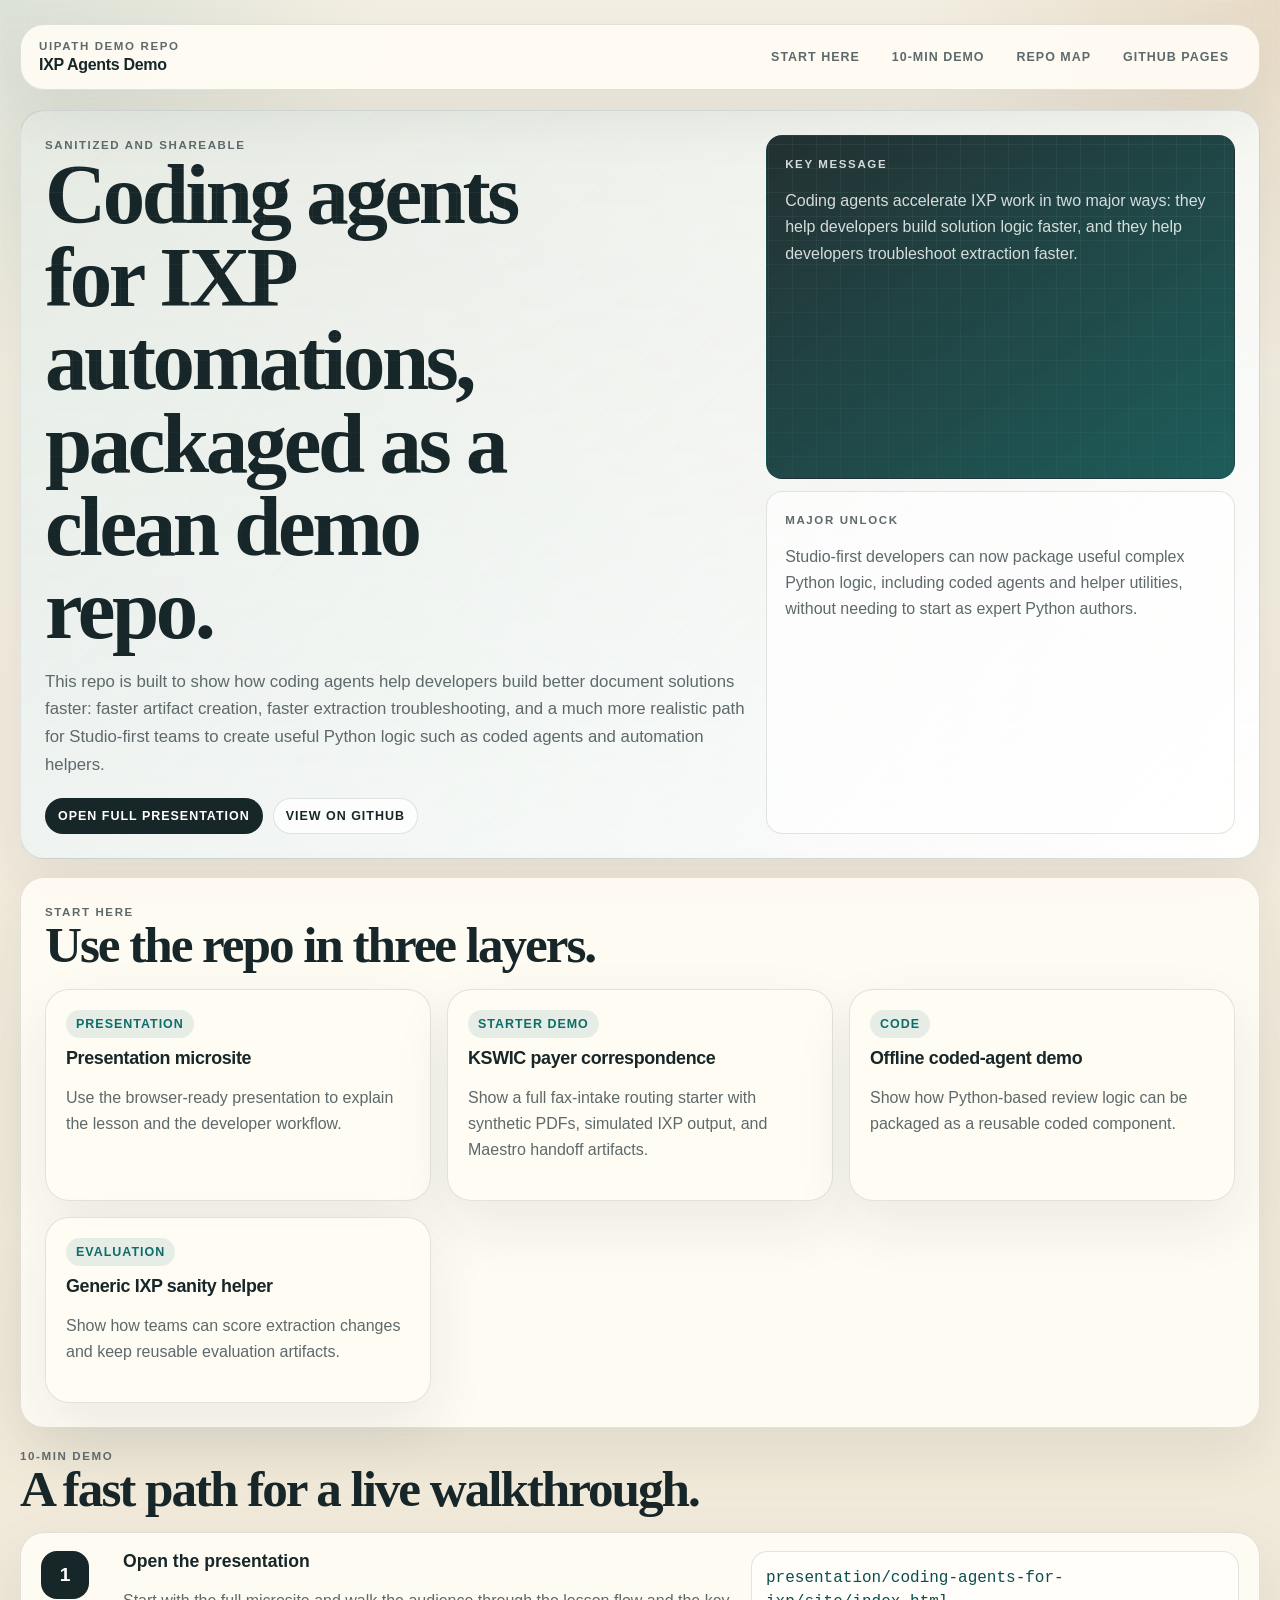
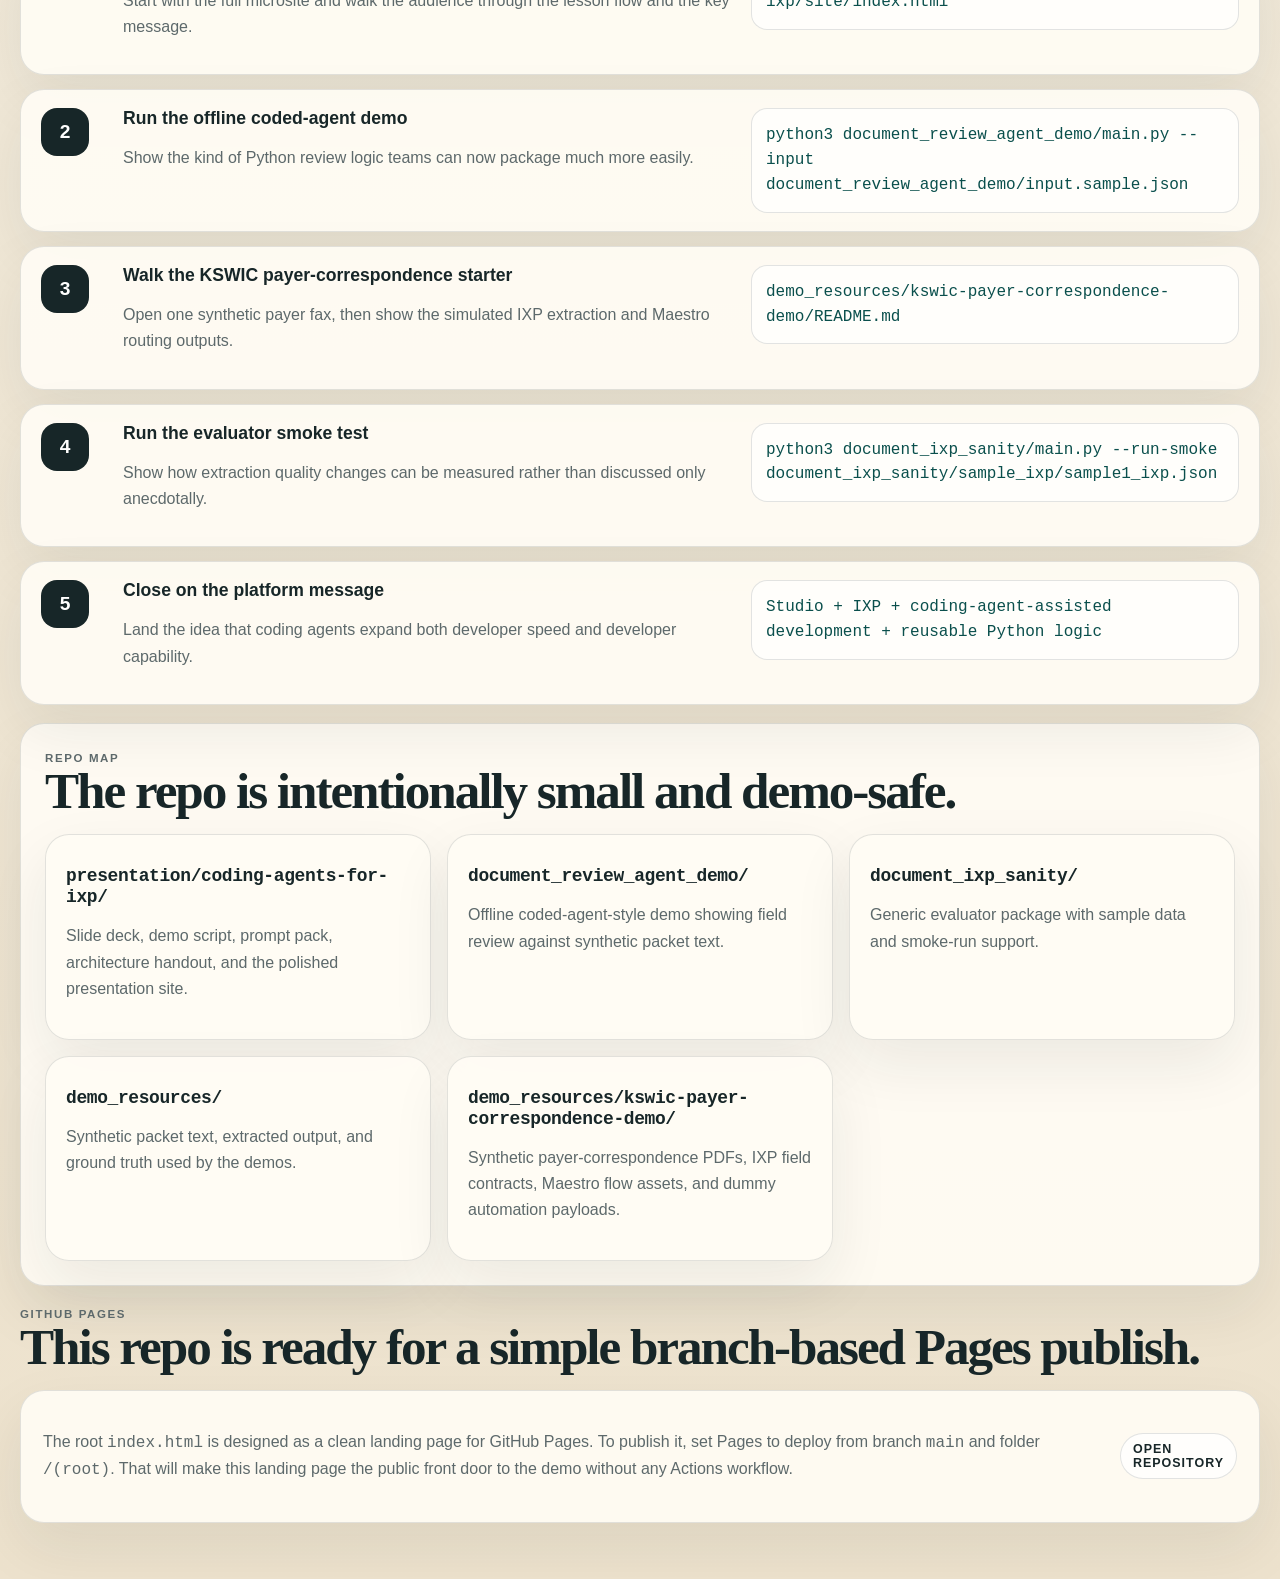
<file: index.html>
<!doctype html>
<html lang="en">
  <head>
    <meta charset="UTF-8" />
    <meta name="viewport" content="width=device-width, initial-scale=1.0" />
    <title>UiPath IXP Agents Demo</title>
    <meta
      name="description"
      content="A sanitized demo repo showing how coding agents accelerate IXP automations and document AI solutions."
    />
    <link rel="stylesheet" href="./landing.css" />
  </head>
  <body>
    <div class="site-shell">
      <header class="topbar">
        <div class="brand-lockup">
          <span class="eyebrow">UiPath Demo Repo</span>
          <a class="brand" href="#top">IXP Agents Demo</a>
        </div>
        <nav class="topnav" aria-label="Section navigation">
          <a href="#start">Start Here</a>
          <a href="#demo">10-Min Demo</a>
          <a href="#map">Repo Map</a>
          <a href="#pages">GitHub Pages</a>
        </nav>
      </header>

      <main id="top">
        <section class="hero panel">
          <div class="hero-copy">
            <span class="eyebrow">Sanitized And Shareable</span>
            <h1>Coding agents for IXP automations, packaged as a clean demo repo.</h1>
            <p class="lede">
              This repo is built to show how coding agents help developers build better document solutions faster:
              faster artifact creation, faster extraction troubleshooting, and a much more realistic path for
              Studio-first teams to create useful Python logic such as coded agents and automation helpers.
            </p>
            <div class="action-row">
              <a class="button button-primary" href="./presentation/coding-agents-for-ixp/site/index.html">
                Open Full Presentation
              </a>
              <a class="button button-secondary" href="https://github.com/UiPath-HLS-SE/ixp-agents-demo">
                View On GitHub
              </a>
            </div>
          </div>
          <div class="hero-rail">
            <div class="rail-card rail-card-strong">
              <span class="eyebrow">Key Message</span>
              <p>
                Coding agents accelerate IXP work in two major ways: they help developers build solution logic faster,
                and they help developers troubleshoot extraction faster.
              </p>
            </div>
            <div class="rail-card">
              <span class="eyebrow">Major Unlock</span>
              <p>
                Studio-first developers can now package useful complex Python logic, including coded agents and helper
                utilities, without needing to start as expert Python authors.
              </p>
            </div>
          </div>
        </section>

        <section id="start" class="panel section">
          <div class="section-header">
            <span class="eyebrow">Start Here</span>
            <h2>Use the repo in three layers.</h2>
          </div>
          <div class="card-grid">
            <a class="feature-card" href="./presentation/coding-agents-for-ixp/site/index.html">
              <span class="card-tag">Presentation</span>
              <strong>Presentation microsite</strong>
              <p>Use the browser-ready presentation to explain the lesson and the developer workflow.</p>
            </a>
            <a class="feature-card" href="./demo_resources/kswic-payer-correspondence-demo/README.md">
              <span class="card-tag">Starter Demo</span>
              <strong>KSWIC payer correspondence</strong>
              <p>Show a full fax-intake routing starter with synthetic PDFs, simulated IXP output, and Maestro handoff artifacts.</p>
            </a>
            <a class="feature-card" href="https://github.com/UiPath-HLS-SE/ixp-agents-demo/blob/main/document_review_agent_demo/README.md">
              <span class="card-tag">Code</span>
              <strong>Offline coded-agent demo</strong>
              <p>Show how Python-based review logic can be packaged as a reusable coded component.</p>
            </a>
            <a class="feature-card" href="https://github.com/UiPath-HLS-SE/ixp-agents-demo/blob/main/document_ixp_sanity/README.md">
              <span class="card-tag">Evaluation</span>
              <strong>Generic IXP sanity helper</strong>
              <p>Show how teams can score extraction changes and keep reusable evaluation artifacts.</p>
            </a>
          </div>
        </section>

        <section id="demo" class="section">
          <div class="section-header">
            <span class="eyebrow">10-Min Demo</span>
            <h2>A fast path for a live walkthrough.</h2>
          </div>
          <div class="timeline">
            <article class="timeline-step">
              <div class="step-number">1</div>
              <div>
                <strong>Open the presentation</strong>
                <p>Start with the full microsite and walk the audience through the lesson flow and the key message.</p>
              </div>
              <code>presentation/coding-agents-for-ixp/site/index.html</code>
            </article>
            <article class="timeline-step">
              <div class="step-number">2</div>
              <div>
                <strong>Run the offline coded-agent demo</strong>
                <p>Show the kind of Python review logic teams can now package much more easily.</p>
              </div>
              <code>python3 document_review_agent_demo/main.py --input document_review_agent_demo/input.sample.json</code>
            </article>
            <article class="timeline-step">
              <div class="step-number">3</div>
              <div>
                <strong>Walk the KSWIC payer-correspondence starter</strong>
                <p>Open one synthetic payer fax, then show the simulated IXP extraction and Maestro routing outputs.</p>
              </div>
              <code>demo_resources/kswic-payer-correspondence-demo/README.md</code>
            </article>
            <article class="timeline-step">
              <div class="step-number">4</div>
              <div>
                <strong>Run the evaluator smoke test</strong>
                <p>Show how extraction quality changes can be measured rather than discussed only anecdotally.</p>
              </div>
              <code>python3 document_ixp_sanity/main.py --run-smoke document_ixp_sanity/sample_ixp/sample1_ixp.json</code>
            </article>
            <article class="timeline-step">
              <div class="step-number">5</div>
              <div>
                <strong>Close on the platform message</strong>
                <p>Land the idea that coding agents expand both developer speed and developer capability.</p>
              </div>
              <code>Studio + IXP + coding-agent-assisted development + reusable Python logic</code>
            </article>
          </div>
        </section>

        <section id="map" class="panel section">
          <div class="section-header">
            <span class="eyebrow">Repo Map</span>
            <h2>The repo is intentionally small and demo-safe.</h2>
          </div>
          <div class="map-grid">
            <div class="map-card">
              <strong><code>presentation/coding-agents-for-ixp/</code></strong>
              <p>Slide deck, demo script, prompt pack, architecture handout, and the polished presentation site.</p>
            </div>
            <div class="map-card">
              <strong><code>document_review_agent_demo/</code></strong>
              <p>Offline coded-agent-style demo showing field review against synthetic packet text.</p>
            </div>
            <div class="map-card">
              <strong><code>document_ixp_sanity/</code></strong>
              <p>Generic evaluator package with sample data and smoke-run support.</p>
            </div>
            <div class="map-card">
              <strong><code>demo_resources/</code></strong>
              <p>Synthetic packet text, extracted output, and ground truth used by the demos.</p>
            </div>
            <div class="map-card">
              <strong><code>demo_resources/kswic-payer-correspondence-demo/</code></strong>
              <p>Synthetic payer-correspondence PDFs, IXP field contracts, Maestro flow assets, and dummy automation payloads.</p>
            </div>
          </div>
        </section>

        <section id="pages" class="section">
          <div class="section-header">
            <span class="eyebrow">GitHub Pages</span>
            <h2>This repo is ready for a simple branch-based Pages publish.</h2>
          </div>
          <div class="pages-callout">
            <p>
              The root <code>index.html</code> is designed as a clean landing page for GitHub Pages. To publish it,
              set Pages to deploy from branch <code>main</code> and folder <code>/(root)</code>. That will make this
              landing page the public front door to the demo without any Actions workflow.
            </p>
            <a class="button button-secondary" href="https://github.com/UiPath-HLS-SE/ixp-agents-demo">
              Open Repository
            </a>
          </div>
        </section>
      </main>
    </div>
  </body>
</html>
</file>
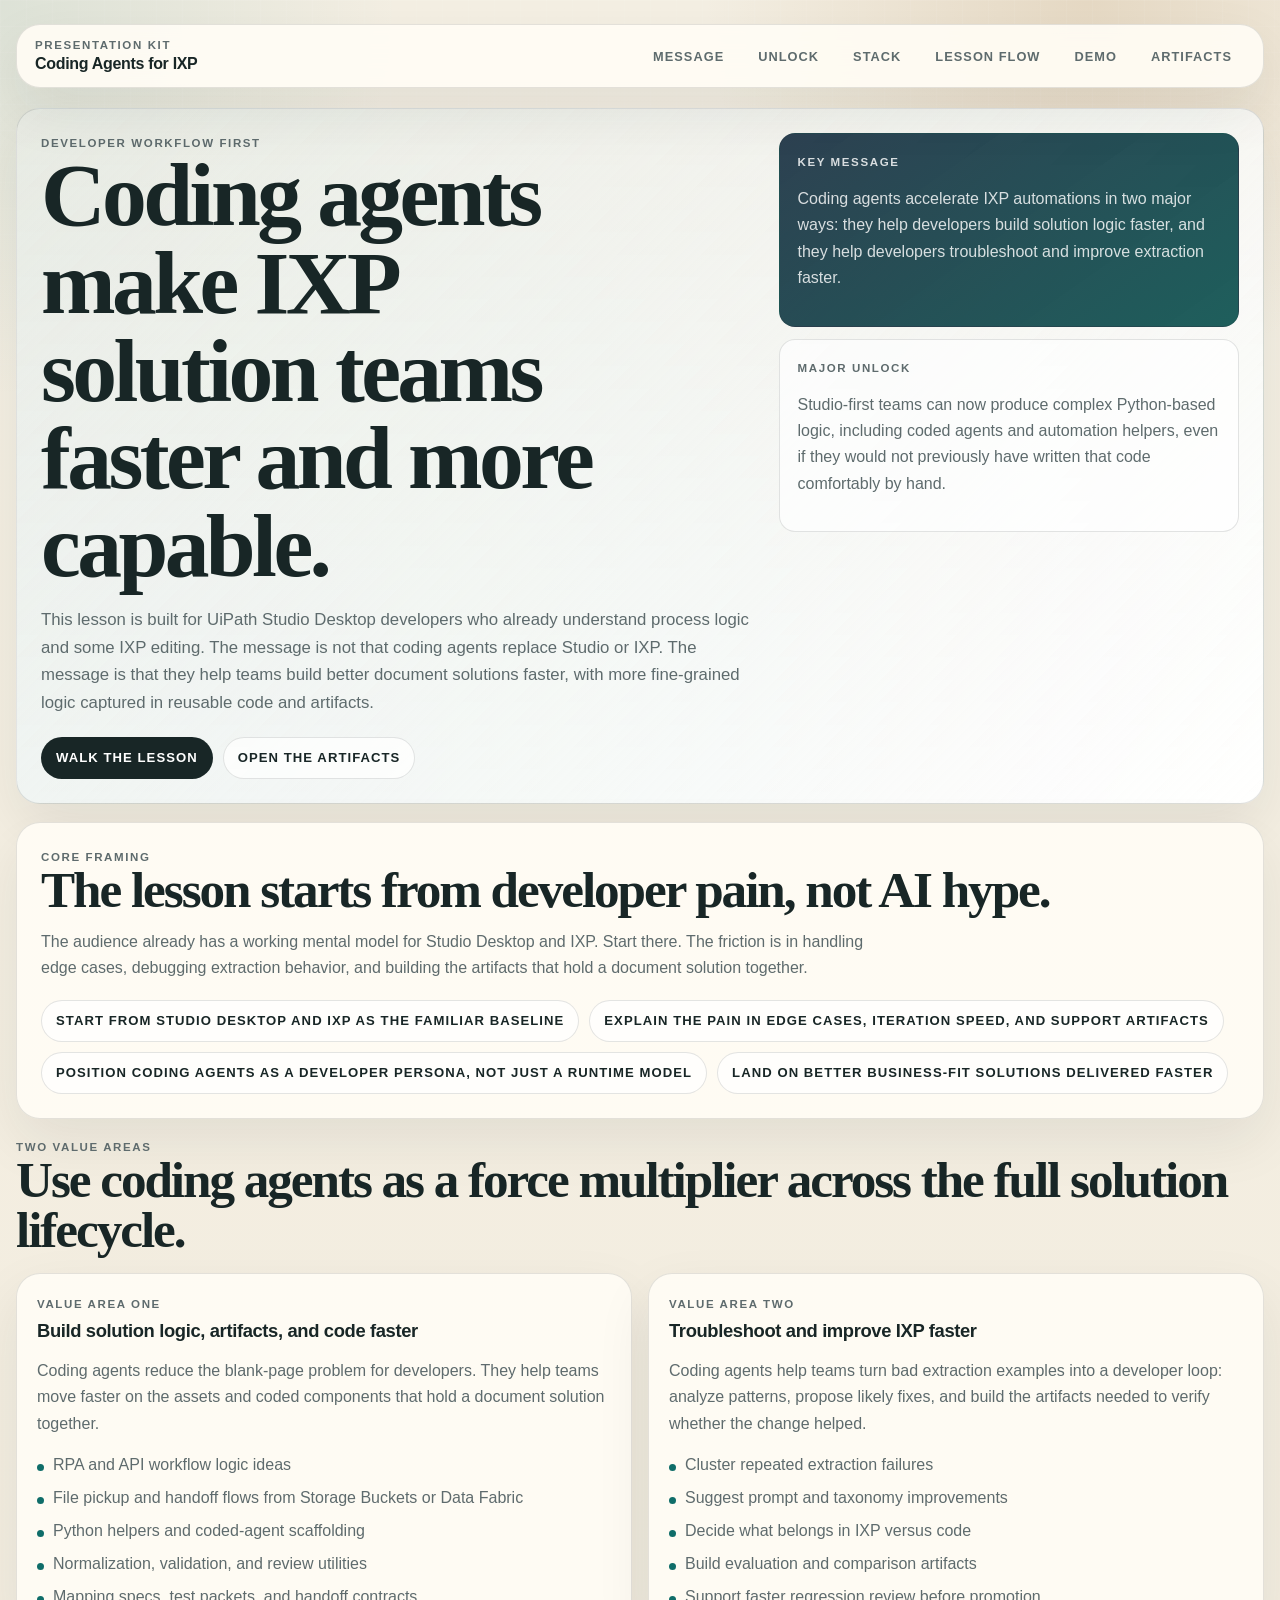
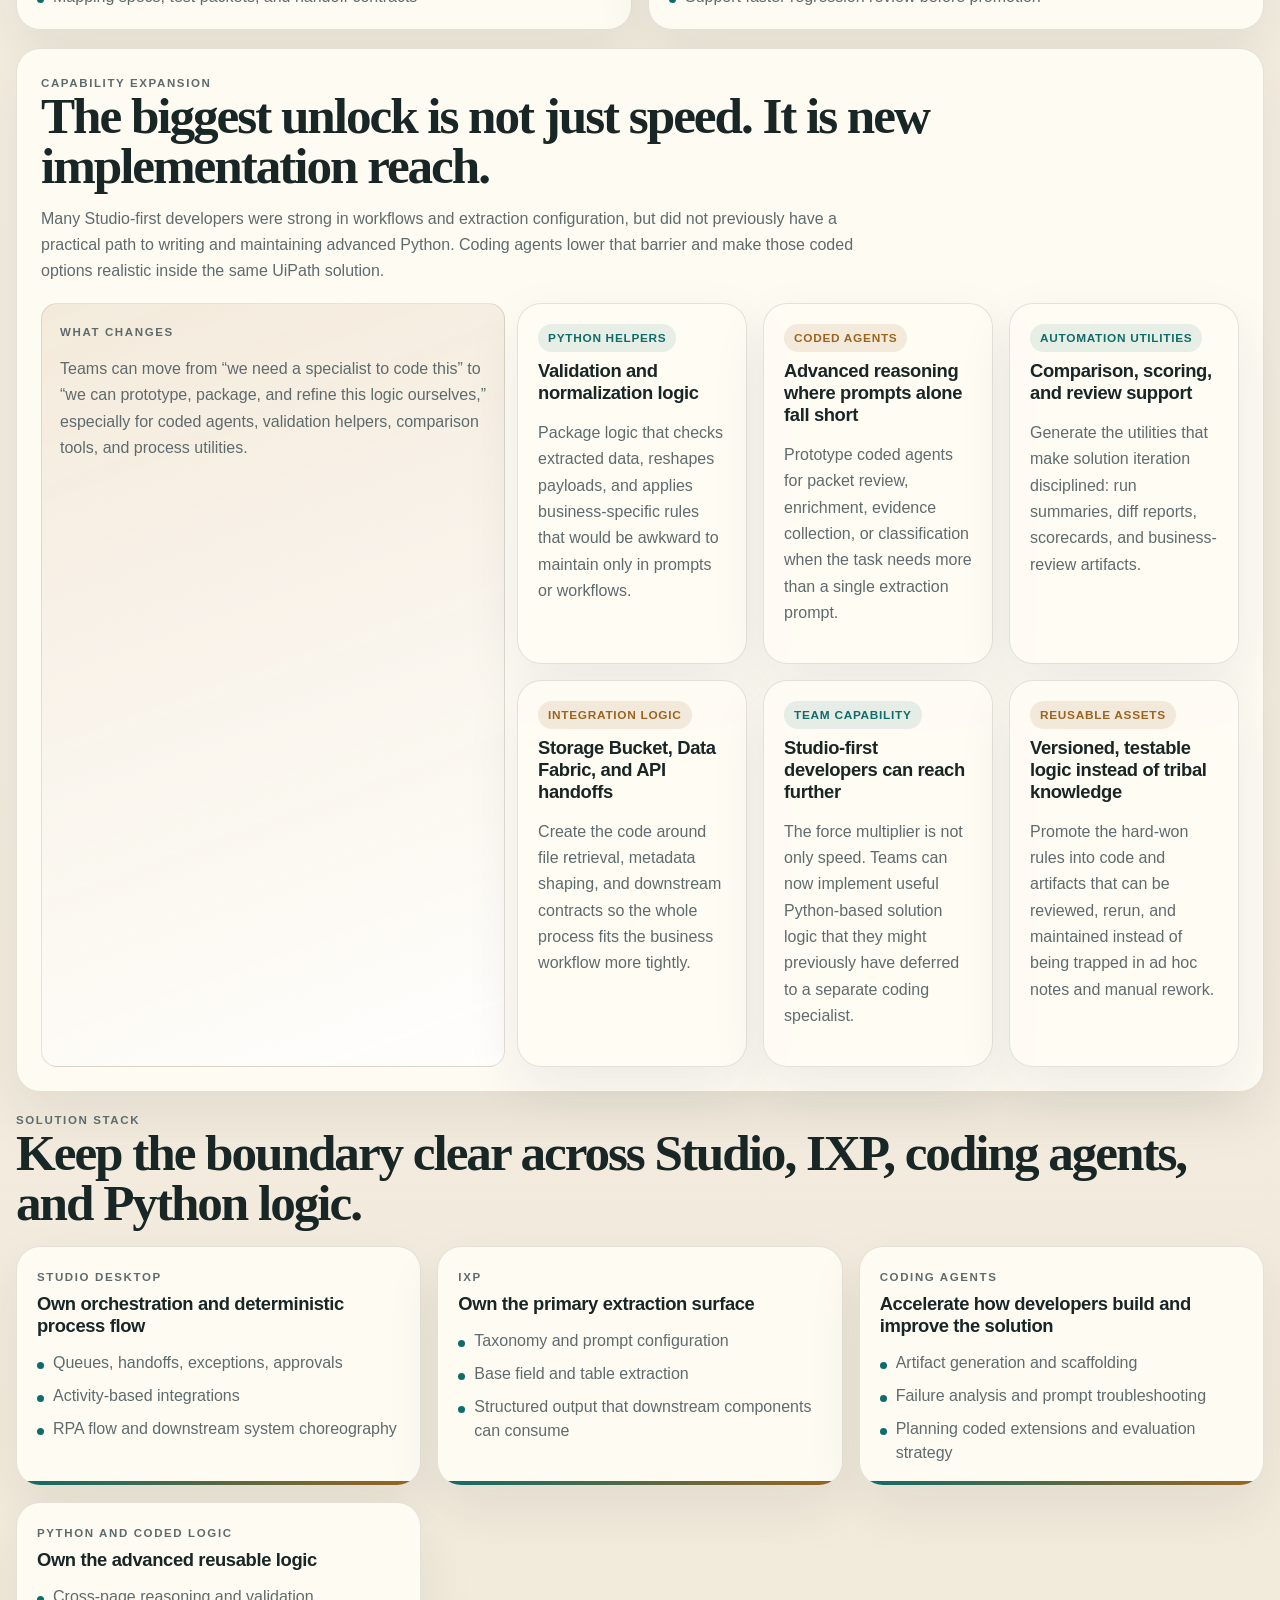
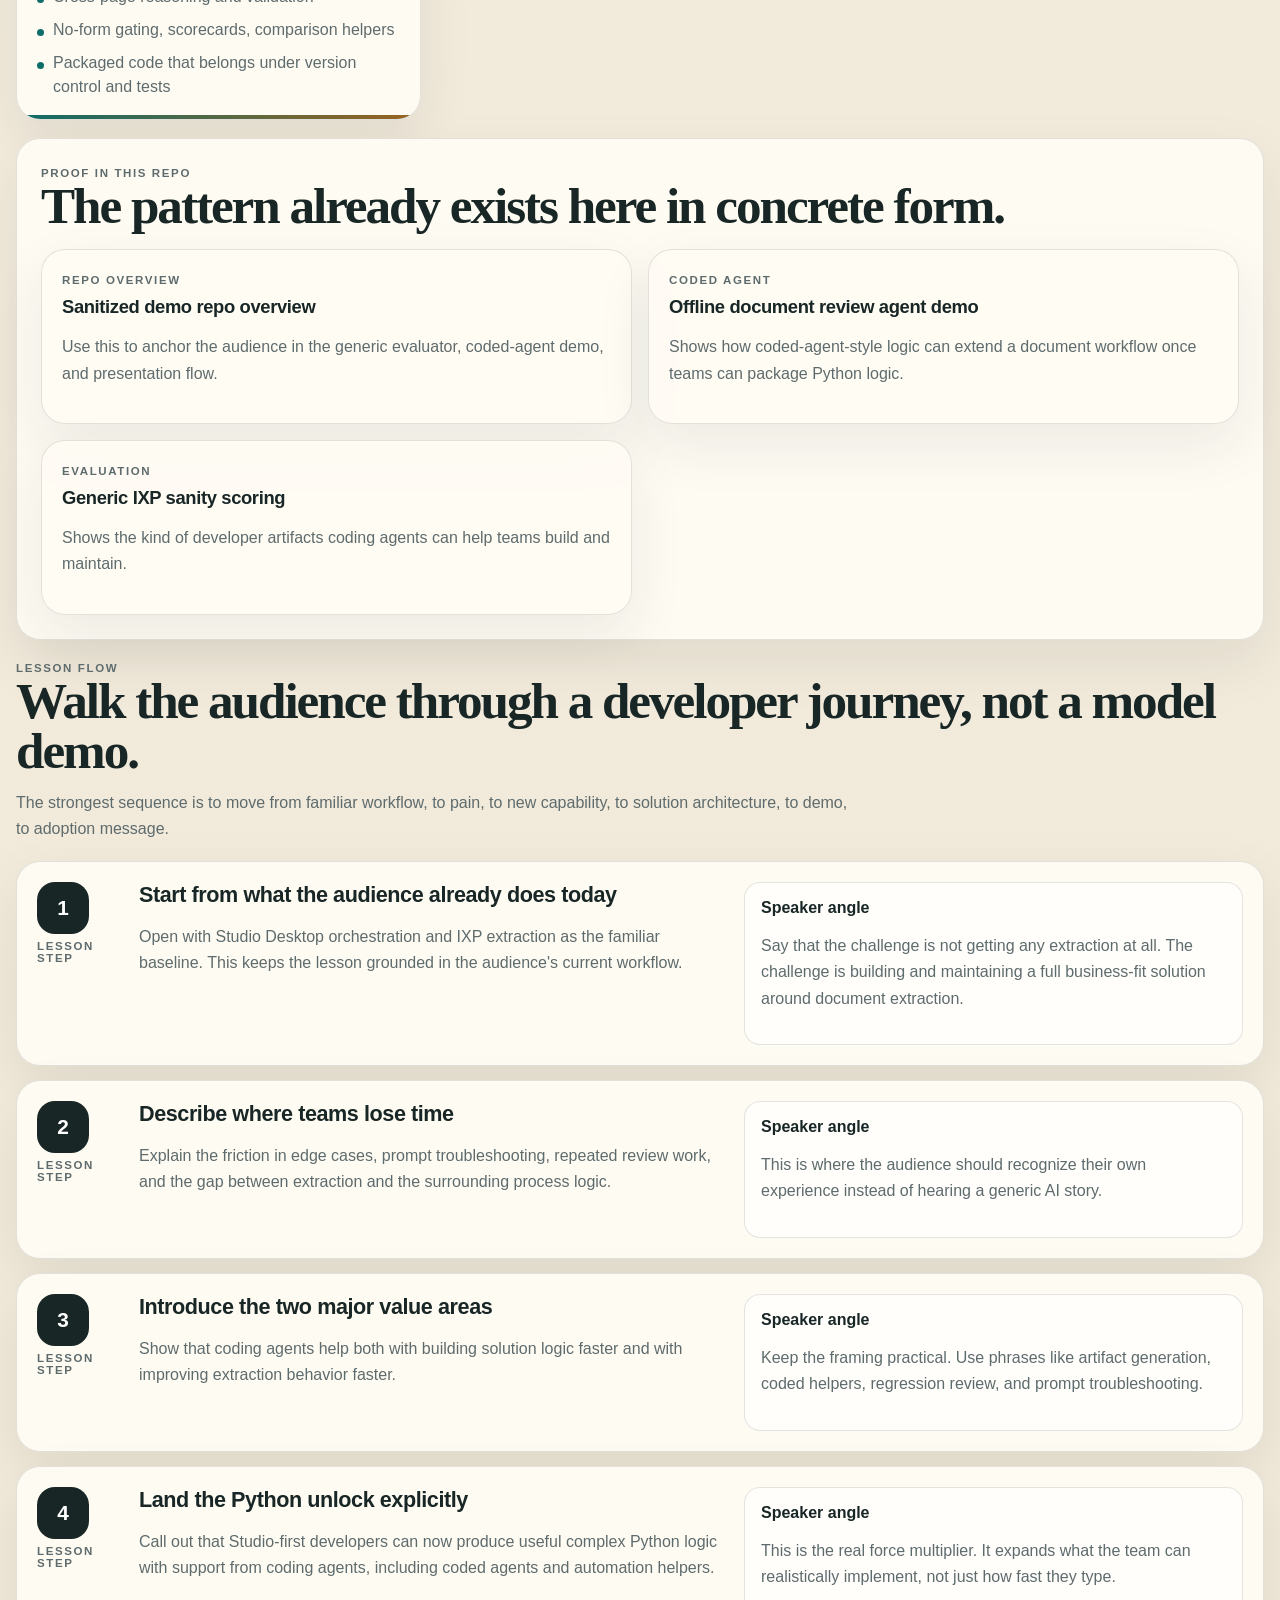
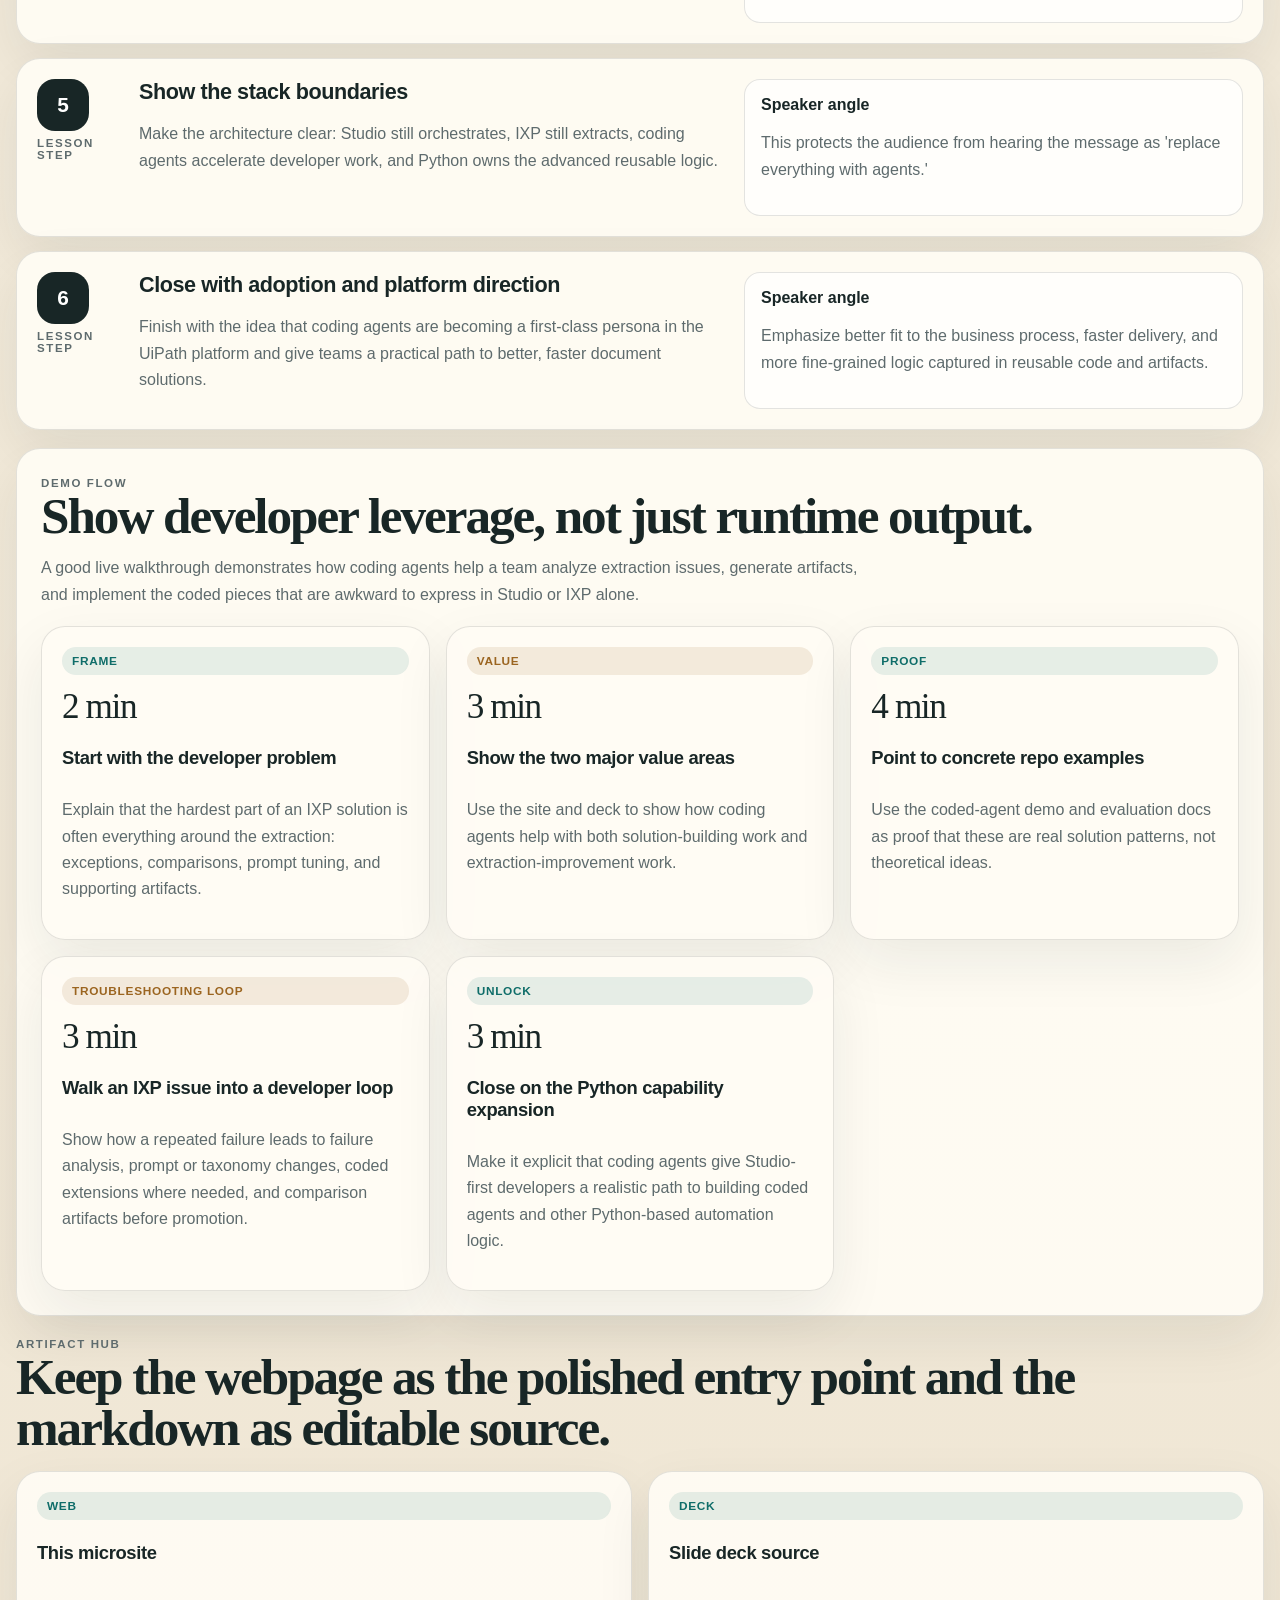
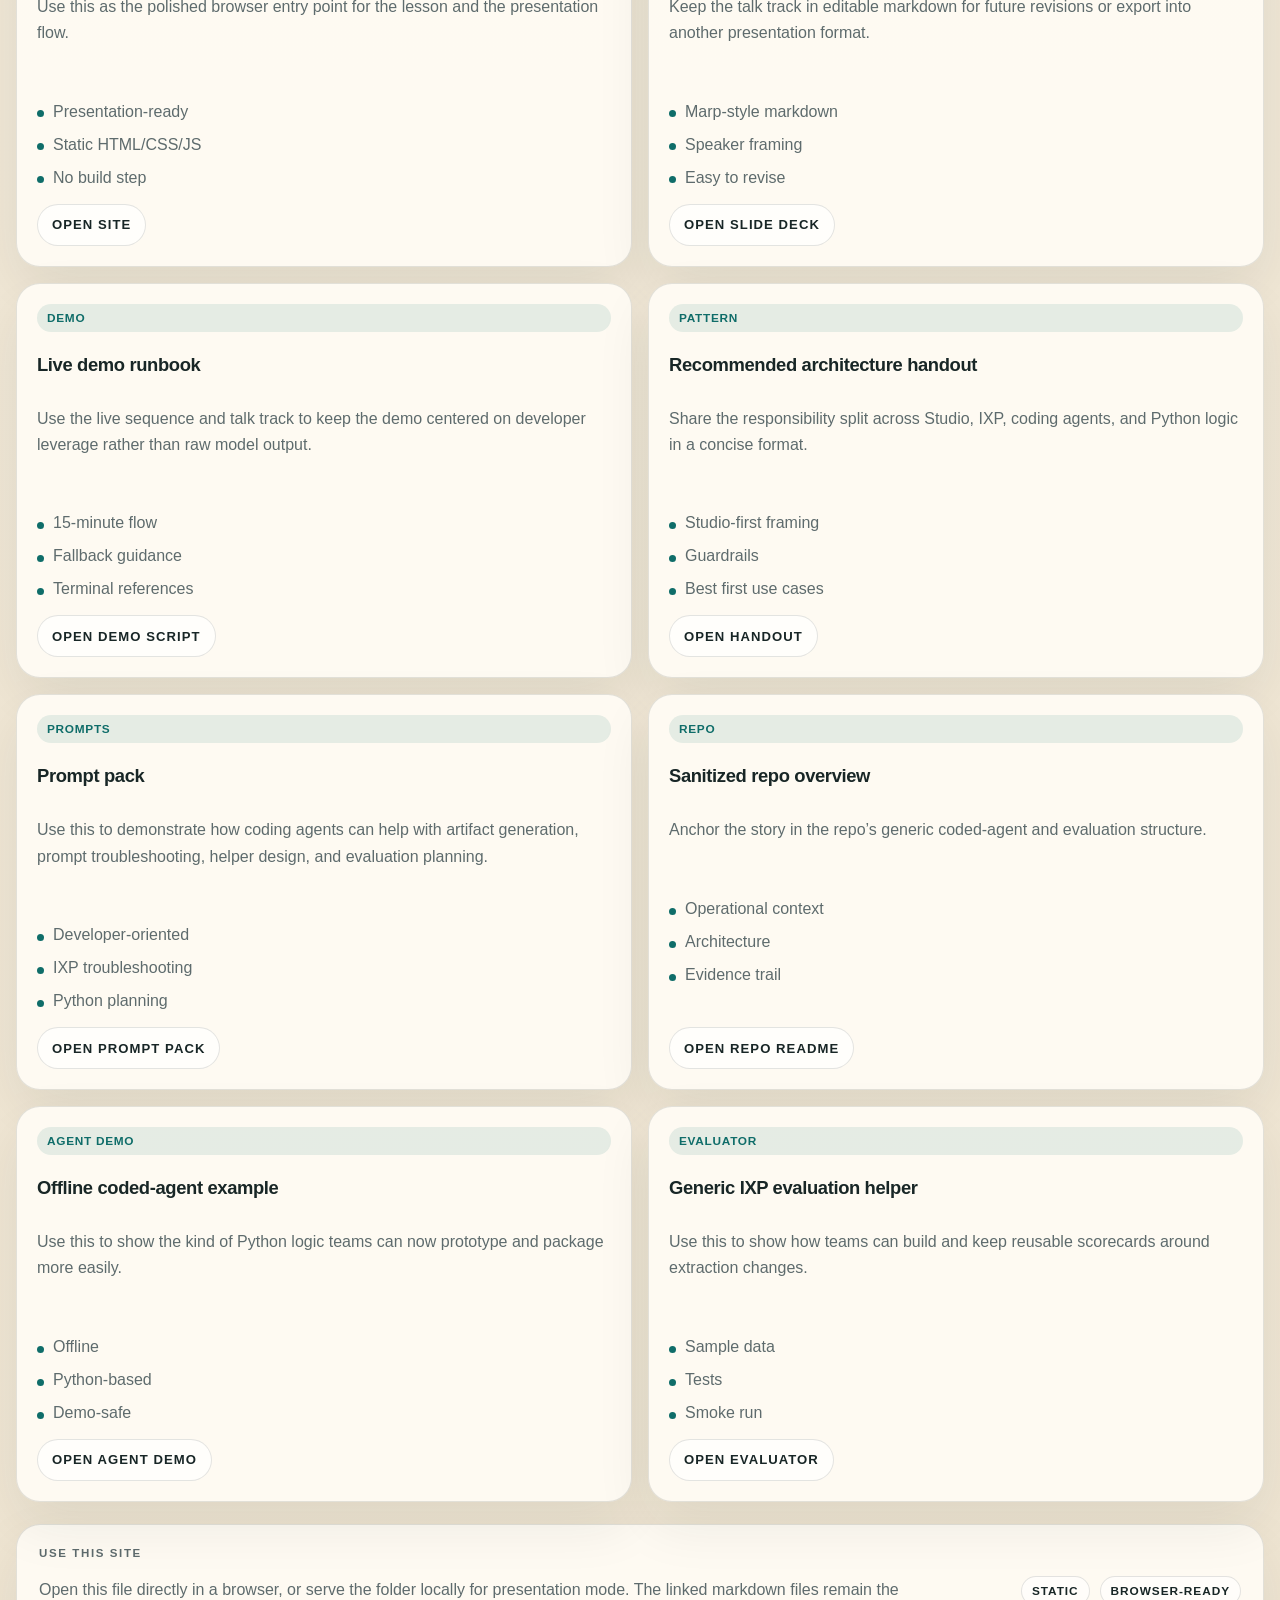
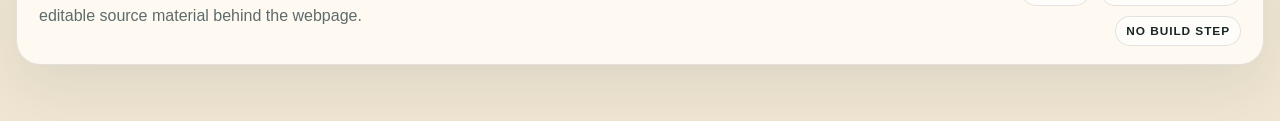
<file: presentation/coding-agents-for-ixp/site/index.html>
<!doctype html>
<html lang="en">
  <head>
    <meta charset="UTF-8" />
    <meta name="viewport" content="width=device-width, initial-scale=1.0" />
    <title>Coding Agents for IXP Automations</title>
    <meta
      name="description"
      content="A presentation microsite on how coding agents accelerate IXP automations and AI solutions for Studio Desktop teams."
    />
    <link rel="stylesheet" href="./styles.css" />
  </head>
  <body>
    <div class="page-shell">
      <header class="site-header">
        <div class="brand-lockup">
          <span class="eyebrow">Presentation Kit</span>
          <a class="brand-mark" href="#top">Coding Agents for IXP</a>
        </div>
        <nav class="top-nav" aria-label="Section navigation">
          <a href="#message">Message</a>
          <a href="#unlock">Unlock</a>
          <a href="#stack">Stack</a>
          <a href="#lesson-flow">Lesson Flow</a>
          <a href="#demo">Demo</a>
          <a href="#artifacts">Artifacts</a>
        </nav>
      </header>

      <main id="top">
        <section class="hero panel reveal" data-section="hero">
          <div class="hero-copy">
            <span class="eyebrow">Developer Workflow First</span>
            <h1>Coding agents make IXP solution teams faster and more capable.</h1>
            <p class="lede">
              This lesson is built for UiPath Studio Desktop developers who already understand process logic and some
              IXP editing. The message is not that coding agents replace Studio or IXP. The message is that they help
              teams build better document solutions faster, with more fine-grained logic captured in reusable code and
              artifacts.
            </p>
            <div class="hero-actions">
              <a class="button button-primary" href="#lesson-flow">Walk the lesson</a>
              <a class="button button-secondary" href="#artifacts">Open the artifacts</a>
            </div>
          </div>
          <aside class="hero-rail">
            <div class="rail-card rail-card-spotlight">
              <span class="eyebrow">Key Message</span>
              <p>
                Coding agents accelerate IXP automations in two major ways: they help developers build solution logic
                faster, and they help developers troubleshoot and improve extraction faster.
              </p>
            </div>
            <div class="rail-card">
              <span class="eyebrow">Major Unlock</span>
              <p>
                Studio-first teams can now produce complex Python-based logic, including coded agents and automation
                helpers, even if they would not previously have written that code comfortably by hand.
              </p>
            </div>
          </aside>
        </section>

        <section id="message" class="panel section reveal" data-section="message">
          <div class="section-header">
            <span class="eyebrow">Core Framing</span>
            <h2>The lesson starts from developer pain, not AI hype.</h2>
            <p class="section-copy">
              The audience already has a working mental model for Studio Desktop and IXP. Start there. The friction is
              in handling edge cases, debugging extraction behavior, and building the artifacts that hold a document
              solution together.
            </p>
          </div>
          <div class="pill-row" id="framing-pills"></div>
        </section>

        <section class="section reveal" data-section="value-areas">
          <div class="section-header">
            <span class="eyebrow">Two Value Areas</span>
            <h2>Use coding agents as a force multiplier across the full solution lifecycle.</h2>
          </div>
          <div class="card-grid card-grid-two" id="value-area-grid"></div>
        </section>

        <section id="unlock" class="panel section reveal" data-section="unlock">
          <div class="section-header">
            <span class="eyebrow">Capability Expansion</span>
            <h2>The biggest unlock is not just speed. It is new implementation reach.</h2>
            <p class="section-copy">
              Many Studio-first developers were strong in workflows and extraction configuration, but did not
              previously have a practical path to writing and maintaining advanced Python. Coding agents lower that
              barrier and make those coded options realistic inside the same UiPath solution.
            </p>
          </div>
          <div class="unlock-layout">
            <div class="unlock-callout">
              <span class="eyebrow">What changes</span>
              <p>
                Teams can move from “we need a specialist to code this” to “we can prototype, package, and refine this
                logic ourselves,” especially for coded agents, validation helpers, comparison tools, and process
                utilities.
              </p>
            </div>
            <div class="card-grid card-grid-three" id="unlock-grid"></div>
          </div>
        </section>

        <section id="stack" class="section reveal" data-section="stack">
          <div class="section-header">
            <span class="eyebrow">Solution Stack</span>
            <h2>Keep the boundary clear across Studio, IXP, coding agents, and Python logic.</h2>
          </div>
          <div class="stack-grid" id="stack-grid"></div>
        </section>

        <section class="panel section reveal" data-section="repo-proof">
          <div class="section-header">
            <span class="eyebrow">Proof In This Repo</span>
            <h2>The pattern already exists here in concrete form.</h2>
          </div>
          <div class="repo-proof-grid">
            <a class="repo-proof-card" href="https://github.com/UiPath-HLS-SE/ixp-agents-demo/blob/main/README.md">
              <span class="eyebrow">Repo Overview</span>
              <strong>Sanitized demo repo overview</strong>
              <p>Use this to anchor the audience in the generic evaluator, coded-agent demo, and presentation flow.</p>
            </a>
            <a class="repo-proof-card" href="https://github.com/UiPath-HLS-SE/ixp-agents-demo/blob/main/document_review_agent_demo/README.md">
              <span class="eyebrow">Coded Agent</span>
              <strong>Offline document review agent demo</strong>
              <p>Shows how coded-agent-style logic can extend a document workflow once teams can package Python logic.</p>
            </a>
            <a class="repo-proof-card" href="https://github.com/UiPath-HLS-SE/ixp-agents-demo/blob/main/document_ixp_sanity/README.md">
              <span class="eyebrow">Evaluation</span>
              <strong>Generic IXP sanity scoring</strong>
              <p>Shows the kind of developer artifacts coding agents can help teams build and maintain.</p>
            </a>
          </div>
        </section>

        <section id="lesson-flow" class="section reveal" data-section="lesson-flow">
          <div class="section-header">
            <span class="eyebrow">Lesson Flow</span>
            <h2>Walk the audience through a developer journey, not a model demo.</h2>
            <p class="section-copy">
              The strongest sequence is to move from familiar workflow, to pain, to new capability, to solution
              architecture, to demo, to adoption message.
            </p>
          </div>
          <div class="timeline" id="lesson-timeline"></div>
        </section>

        <section id="demo" class="panel section reveal" data-section="demo">
          <div class="section-header">
            <span class="eyebrow">Demo Flow</span>
            <h2>Show developer leverage, not just runtime output.</h2>
            <p class="section-copy">
              A good live walkthrough demonstrates how coding agents help a team analyze extraction issues, generate
              artifacts, and implement the coded pieces that are awkward to express in Studio or IXP alone.
            </p>
          </div>
          <div class="demo-grid" id="demo-grid"></div>
        </section>

        <section id="artifacts" class="section reveal" data-section="artifacts">
          <div class="section-header">
            <span class="eyebrow">Artifact Hub</span>
            <h2>Keep the webpage as the polished entry point and the markdown as editable source.</h2>
          </div>
          <div class="artifact-grid" id="artifact-grid"></div>
        </section>
      </main>

      <footer class="site-footer">
        <div>
          <span class="eyebrow">Use This Site</span>
          <p>
            Open this file directly in a browser, or serve the folder locally for presentation mode. The linked
            markdown files remain the editable source material behind the webpage.
          </p>
        </div>
        <div class="footer-note">
          <span>Static</span>
          <span>Browser-ready</span>
          <span>No build step</span>
        </div>
      </footer>
    </div>

    <script src="./app.js" defer></script>
  </body>
</html>
</file>
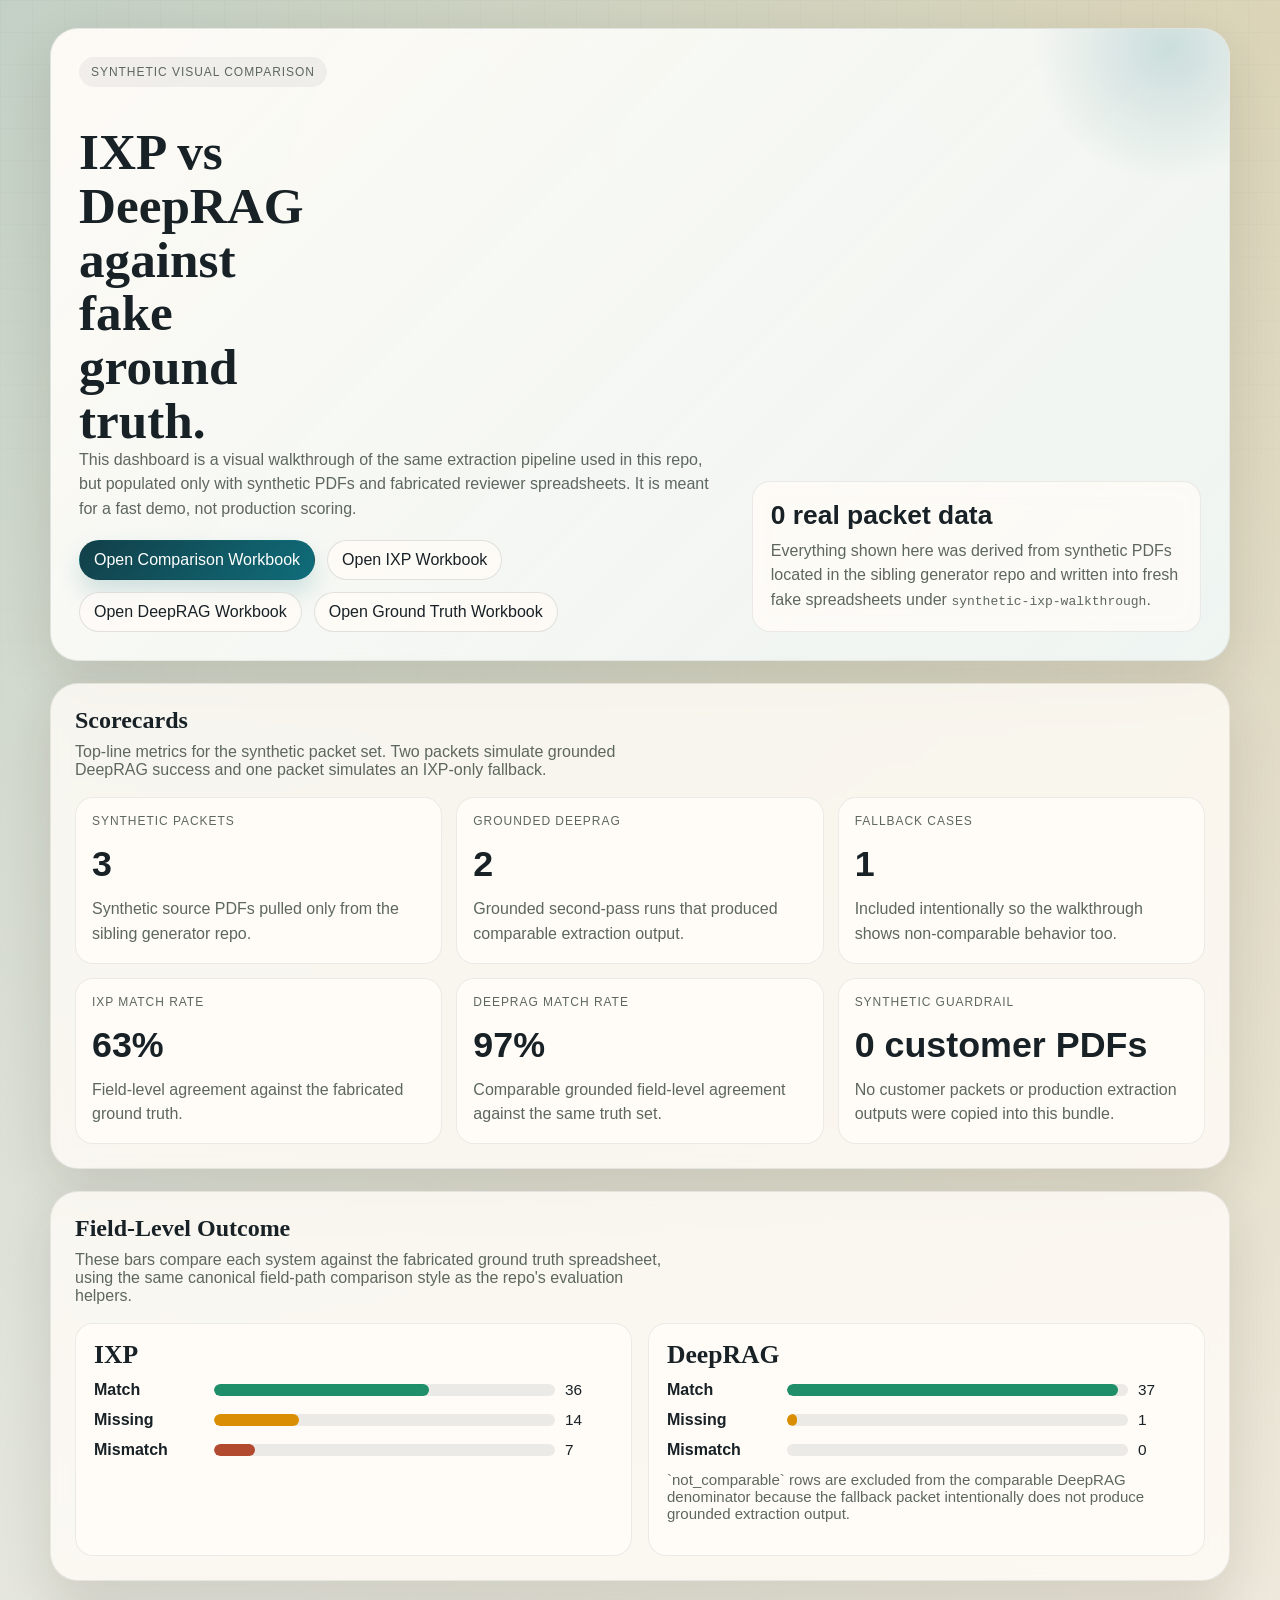
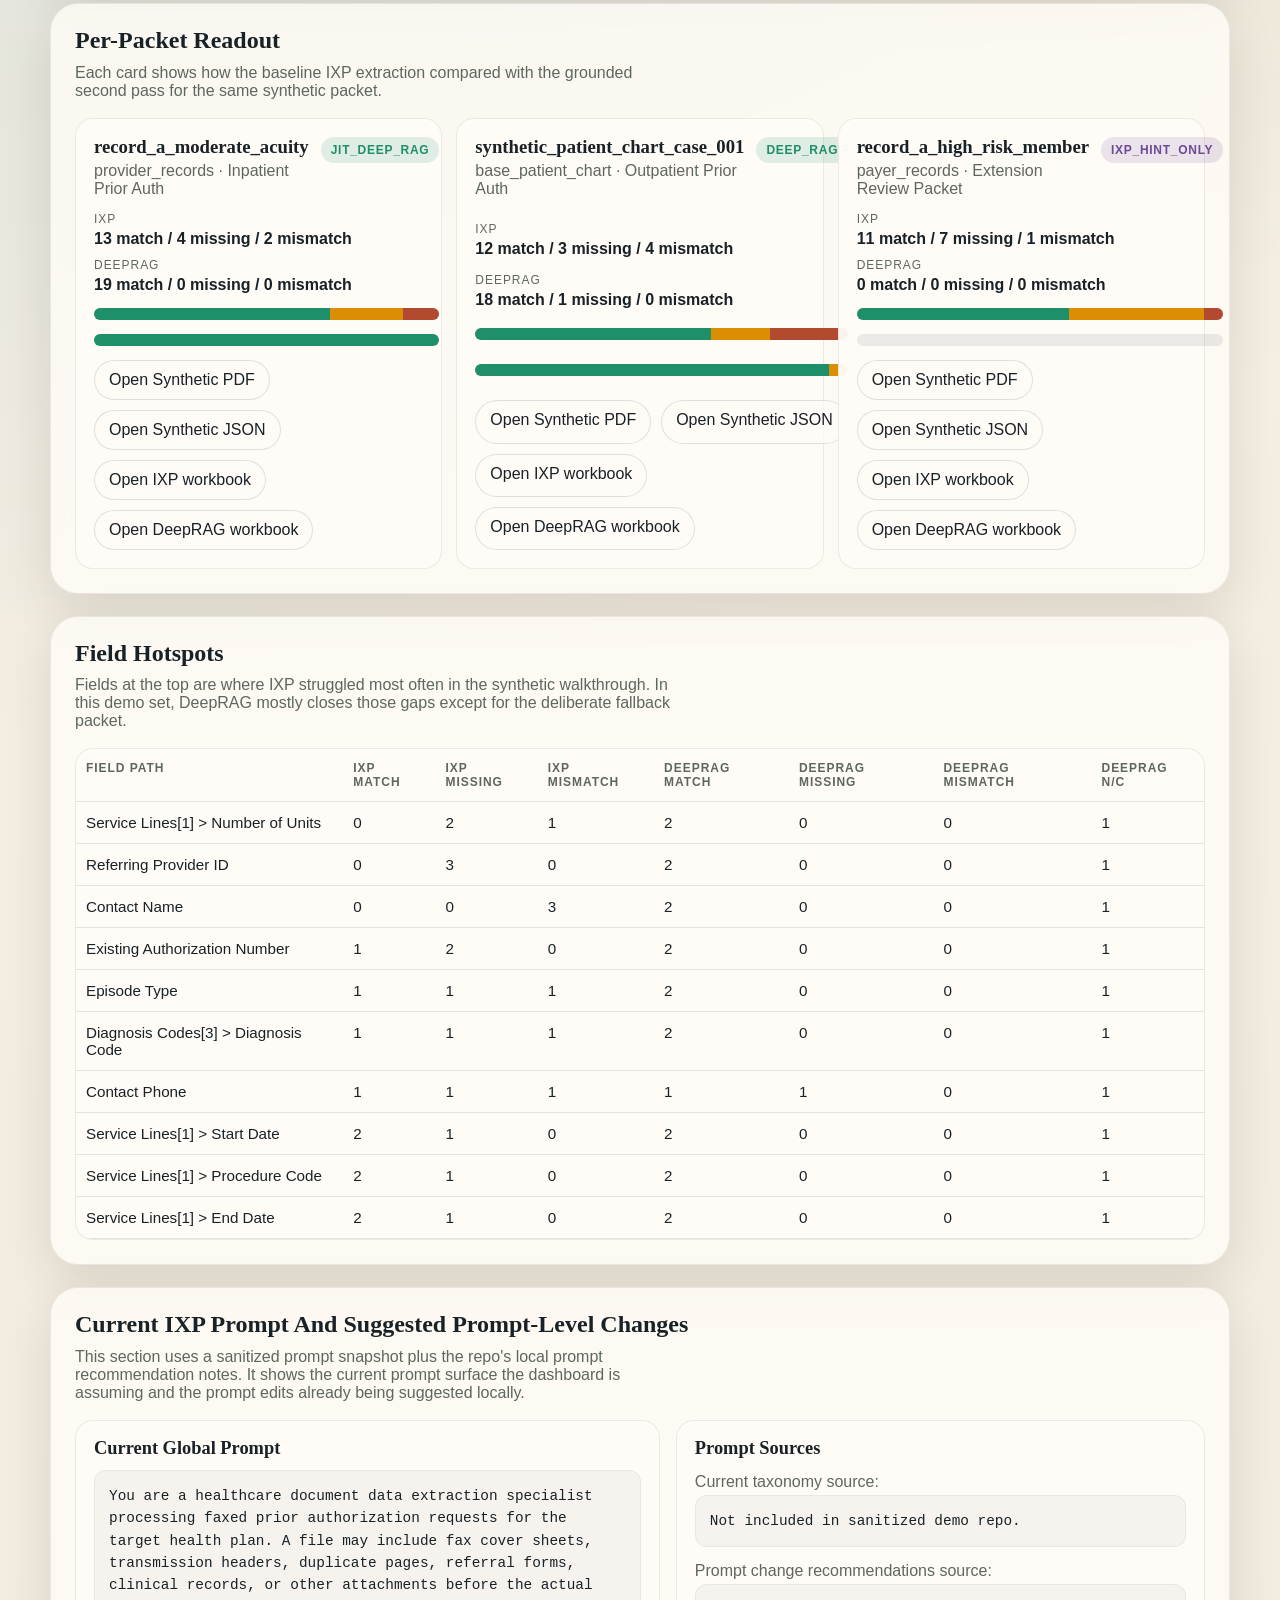
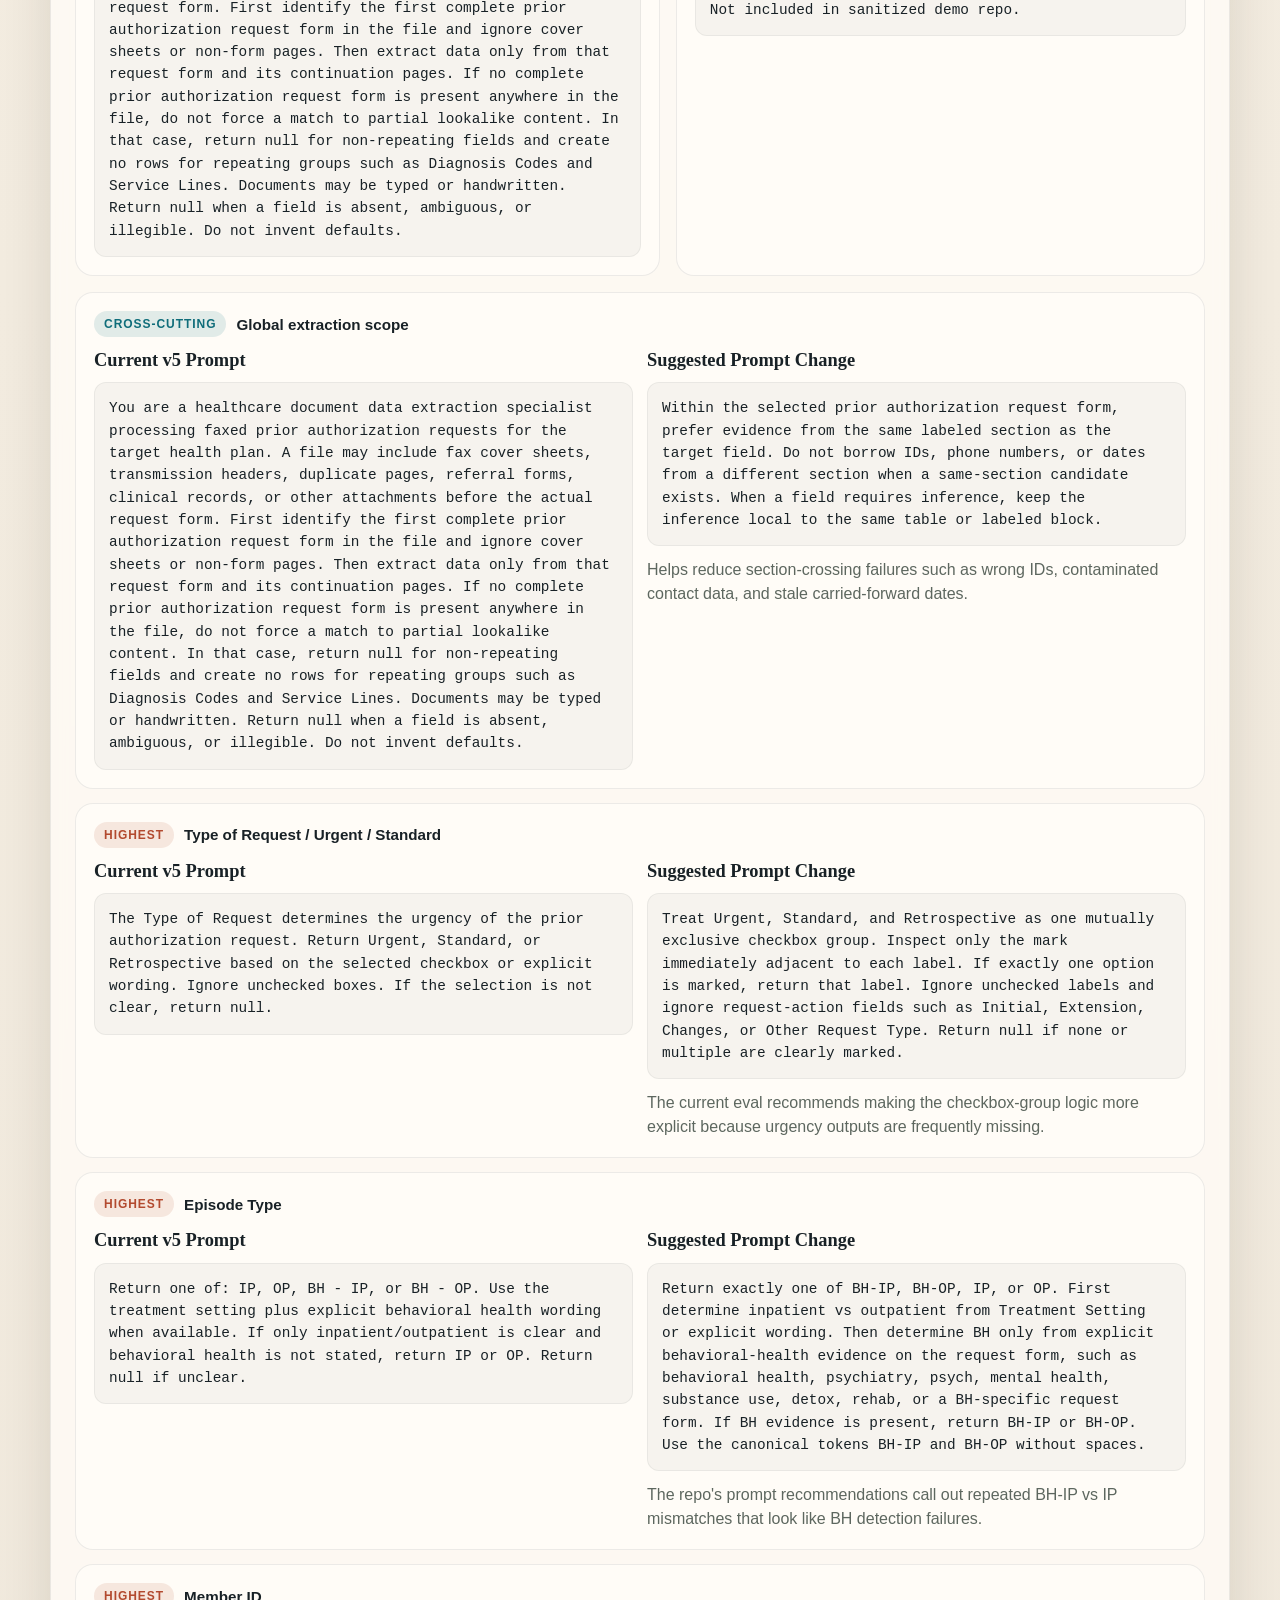
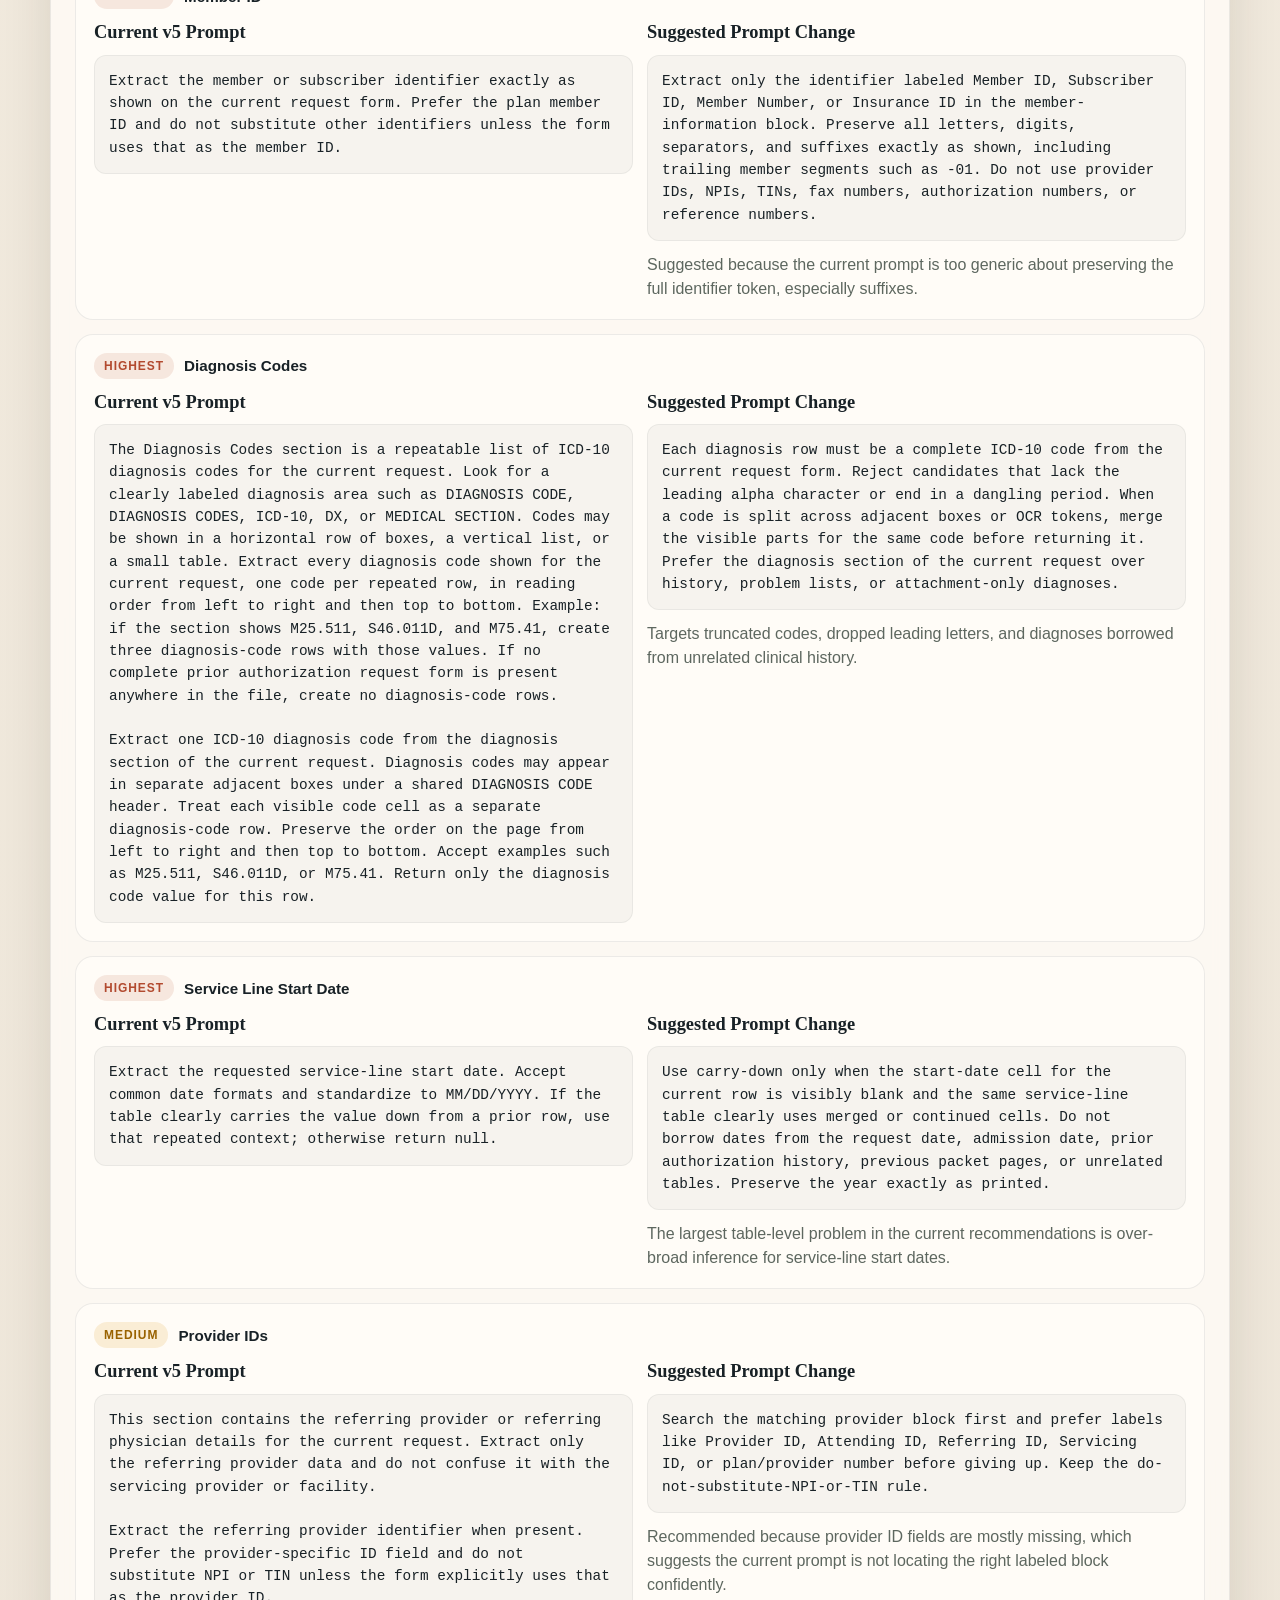
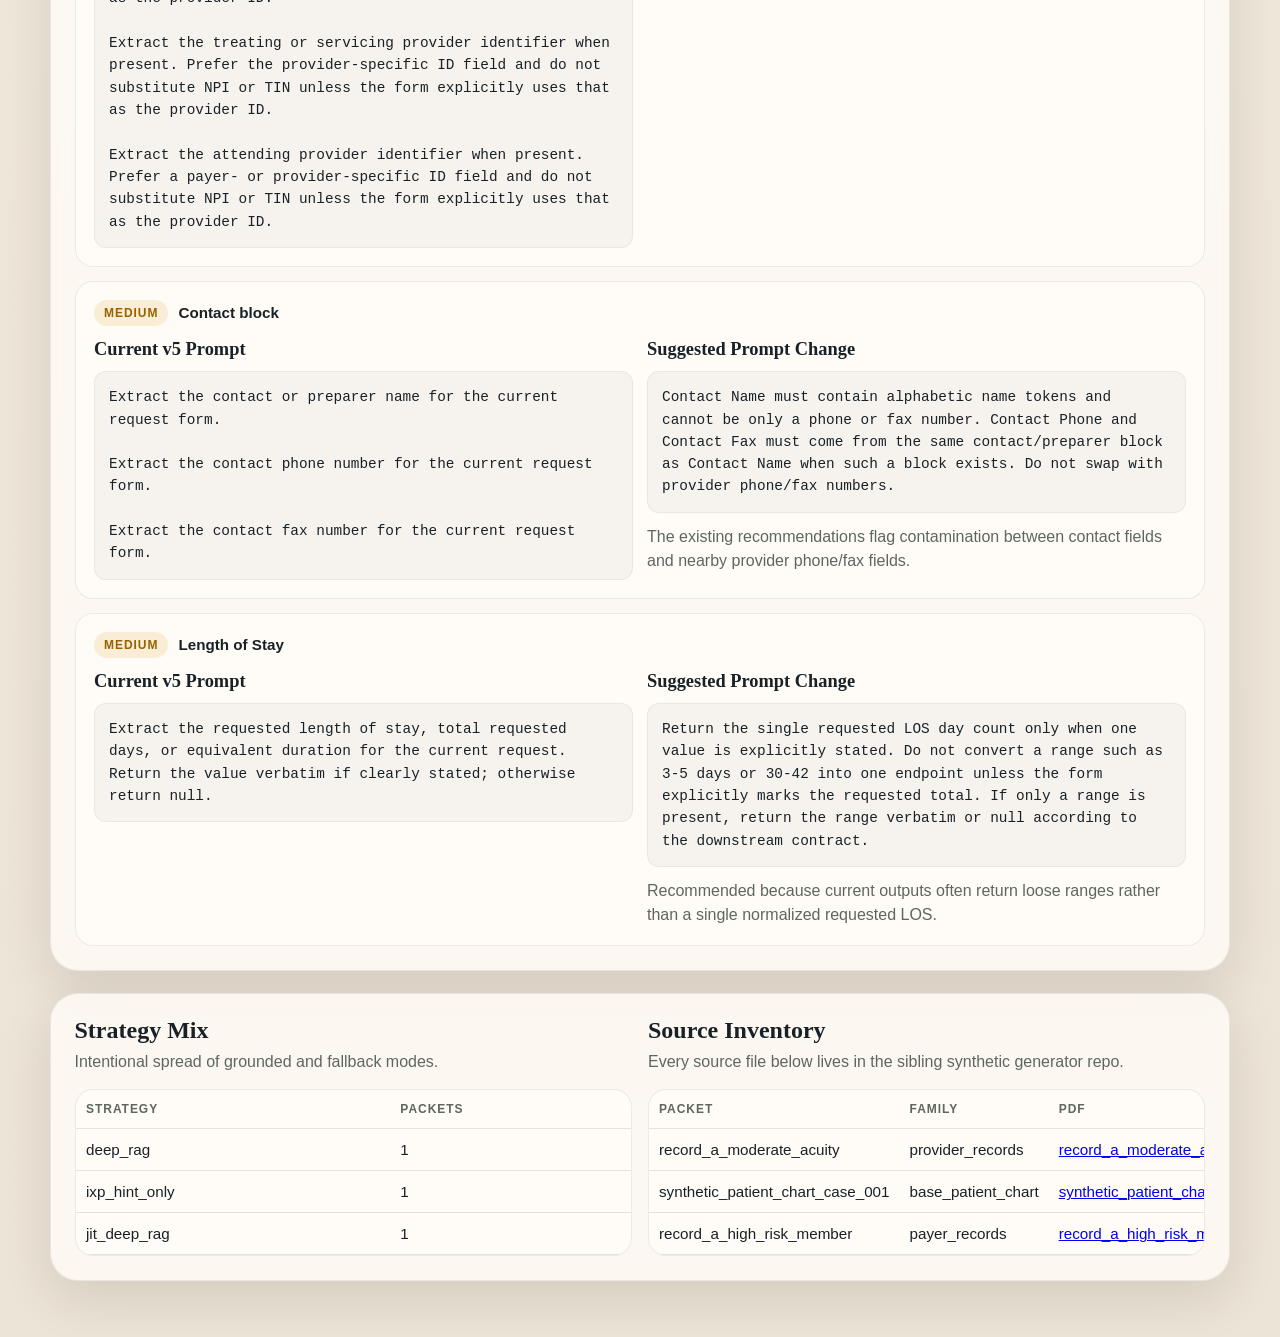
<file: demo_resources/synthetic-ixp-walkthrough/comparison_dashboard.html>
<!DOCTYPE html>
<html lang="en">
<head>
  <meta charset="utf-8">
  <meta name="viewport" content="width=device-width, initial-scale=1">
  <title>Synthetic IXP Comparison Dashboard</title>
  <style>
    :root {
      --bg: #f5efe4;
      --panel: rgba(255, 252, 247, 0.82);
      --panel-strong: rgba(255, 252, 247, 0.95);
      --ink: #182126;
      --muted: #5d675f;
      --line: rgba(24, 33, 38, 0.12);
      --match: #1f8f6a;
      --missing: #d98e04;
      --mismatch: #b24a2f;
      --accent: #0f6d7a;
      --accent-soft: rgba(15, 109, 122, 0.12);
      --fallback: #6c4a97;
      --shadow: 0 18px 50px rgba(43, 34, 19, 0.12);
      --radius-xl: 28px;
      --radius-lg: 18px;
      --radius-sm: 12px;
    }

    * {
      box-sizing: border-box;
    }

    body {
      margin: 0;
      font-family: "Avenir Next", "Segoe UI", "Helvetica Neue", sans-serif;
      color: var(--ink);
      background:
        radial-gradient(circle at top left, rgba(15, 109, 122, 0.22), transparent 30%),
        radial-gradient(circle at top right, rgba(217, 142, 4, 0.18), transparent 24%),
        linear-gradient(180deg, #f8f2e8 0%, #f2ebdf 45%, #ece4d7 100%);
      min-height: 100vh;
    }

    body::before {
      content: "";
      position: fixed;
      inset: 0;
      pointer-events: none;
      background-image:
        linear-gradient(rgba(24, 33, 38, 0.03) 1px, transparent 1px),
        linear-gradient(90deg, rgba(24, 33, 38, 0.03) 1px, transparent 1px);
      background-size: 32px 32px;
      mask-image: linear-gradient(180deg, rgba(0, 0, 0, 0.45), transparent 90%);
    }

    .page {
      width: min(1180px, calc(100vw - 32px));
      margin: 28px auto 56px;
      position: relative;
      z-index: 1;
    }

    .hero {
      background: linear-gradient(135deg, rgba(255, 252, 247, 0.96), rgba(240, 247, 246, 0.9));
      border: 1px solid rgba(24, 33, 38, 0.08);
      border-radius: var(--radius-xl);
      box-shadow: var(--shadow);
      padding: 28px;
      overflow: hidden;
      position: relative;
    }

    .hero::after {
      content: "";
      position: absolute;
      width: 280px;
      height: 280px;
      top: -120px;
      right: -80px;
      border-radius: 50%;
      background: radial-gradient(circle, rgba(15, 109, 122, 0.18), transparent 68%);
    }

    .eyebrow {
      display: inline-flex;
      align-items: center;
      gap: 8px;
      padding: 8px 12px;
      border-radius: 999px;
      background: rgba(24, 33, 38, 0.05);
      color: var(--muted);
      font-size: 12px;
      letter-spacing: 0.08em;
      text-transform: uppercase;
    }

    h1, h2, h3 {
      font-family: "Iowan Old Style", "Palatino Linotype", "Book Antiqua", Georgia, serif;
      margin: 0;
      line-height: 1.05;
    }

    h1 {
      margin-top: 18px;
      font-size: clamp(2.4rem, 4vw, 4.4rem);
      max-width: 10ch;
    }

    .hero-grid {
      display: grid;
      grid-template-columns: 1.3fr 0.9fr;
      gap: 24px;
      margin-top: 20px;
      align-items: end;
    }

    .hero-copy p,
    .hero-callout p,
    .metric-card p,
    .section-copy {
      color: var(--muted);
      line-height: 1.55;
      margin: 0;
    }

    .hero-callout {
      background: rgba(255, 252, 247, 0.8);
      border: 1px solid rgba(24, 33, 38, 0.08);
      border-radius: var(--radius-lg);
      padding: 18px;
      backdrop-filter: blur(12px);
    }

    .hero-callout strong {
      display: block;
      font-size: 1.65rem;
      margin-bottom: 8px;
    }

    .action-row {
      display: flex;
      flex-wrap: wrap;
      gap: 12px;
      margin-top: 18px;
    }

    .pill-link,
    .ghost-link {
      text-decoration: none;
      color: inherit;
      border-radius: 999px;
      padding: 10px 14px;
      border: 1px solid var(--line);
      background: rgba(255, 252, 247, 0.76);
    }

    .pill-link {
      background: linear-gradient(135deg, #123f48, #0f6d7a);
      color: white;
      border-color: transparent;
      box-shadow: 0 12px 24px rgba(15, 109, 122, 0.18);
    }

    .disabled-link {
      opacity: 0.58;
    }

    section {
      margin-top: 22px;
      background: var(--panel);
      border: 1px solid rgba(24, 33, 38, 0.08);
      border-radius: var(--radius-xl);
      box-shadow: var(--shadow);
      padding: 24px;
      backdrop-filter: blur(8px);
    }

    .section-head {
      display: flex;
      justify-content: space-between;
      gap: 16px;
      align-items: end;
      margin-bottom: 18px;
    }

    .section-head p {
      margin: 10px 0 0;
      color: var(--muted);
      max-width: 68ch;
    }

    .metrics-grid {
      display: grid;
      grid-template-columns: repeat(3, minmax(0, 1fr));
      gap: 14px;
    }

    .metric-card {
      background: var(--panel-strong);
      border: 1px solid rgba(24, 33, 38, 0.08);
      border-radius: var(--radius-lg);
      padding: 16px;
      min-height: 160px;
    }

    .metric-label {
      color: var(--muted);
      font-size: 12px;
      letter-spacing: 0.08em;
      text-transform: uppercase;
      margin-bottom: 16px;
    }

    .metric-value {
      font-size: clamp(1.8rem, 2.8vw, 2.6rem);
      font-weight: 700;
      margin-bottom: 12px;
    }

    .split-grid {
      display: grid;
      grid-template-columns: repeat(2, minmax(0, 1fr));
      gap: 16px;
    }

    .compare-panel {
      background: var(--panel-strong);
      border: 1px solid rgba(24, 33, 38, 0.08);
      border-radius: var(--radius-lg);
      padding: 18px;
    }

    .compare-panel h3 {
      font-size: 1.6rem;
      margin-bottom: 12px;
    }

    .stat-list {
      display: grid;
      gap: 12px;
    }

    .stat-row {
      display: grid;
      grid-template-columns: 110px 1fr 48px;
      gap: 10px;
      align-items: center;
      font-size: 0.96rem;
    }

    .stat-row strong {
      font-size: 1rem;
    }

    .track {
      height: 12px;
      border-radius: 999px;
      overflow: hidden;
      background: rgba(24, 33, 38, 0.08);
    }

    .fill {
      height: 100%;
      border-radius: inherit;
    }

    .fill.match {
      background: var(--match);
    }

    .fill.missing {
      background: var(--missing);
    }

    .fill.mismatch {
      background: var(--mismatch);
    }

    .documents-grid {
      display: grid;
      grid-template-columns: repeat(3, minmax(0, 1fr));
      gap: 14px;
    }

    .document-card {
      background: var(--panel-strong);
      border: 1px solid rgba(24, 33, 38, 0.08);
      border-radius: var(--radius-lg);
      padding: 18px;
      display: grid;
      gap: 14px;
    }

    .document-head {
      display: flex;
      justify-content: space-between;
      gap: 12px;
      align-items: start;
    }

    .document-head p {
      color: var(--muted);
      margin: 6px 0 0;
    }

    .badge {
      display: inline-flex;
      align-items: center;
      border-radius: 999px;
      padding: 6px 10px;
      font-size: 12px;
      font-weight: 700;
      text-transform: uppercase;
      letter-spacing: 0.06em;
      white-space: nowrap;
    }

    .badge-grounded {
      background: rgba(31, 143, 106, 0.14);
      color: var(--match);
    }

    .badge-fallback {
      background: rgba(108, 74, 151, 0.14);
      color: var(--fallback);
    }

    .doc-metrics {
      display: grid;
      gap: 10px;
    }

    .micro-label {
      display: block;
      color: var(--muted);
      font-size: 12px;
      letter-spacing: 0.08em;
      text-transform: uppercase;
      margin-bottom: 4px;
    }

    .stacked-bar {
      display: flex;
      overflow: hidden;
      height: 12px;
      border-radius: 999px;
      background: rgba(24, 33, 38, 0.08);
    }

    .bar-match {
      background: var(--match);
    }

    .bar-missing {
      background: var(--missing);
    }

    .bar-mismatch {
      background: var(--mismatch);
    }

    .doc-links {
      display: flex;
      flex-wrap: wrap;
      gap: 10px;
    }

    table {
      width: 100%;
      border-collapse: collapse;
      font-size: 0.95rem;
    }

    th, td {
      padding: 12px 10px;
      border-bottom: 1px solid var(--line);
      text-align: left;
      vertical-align: top;
    }

    th {
      color: var(--muted);
      font-size: 12px;
      letter-spacing: 0.08em;
      text-transform: uppercase;
      font-weight: 700;
    }

    tbody tr:hover {
      background: rgba(15, 109, 122, 0.05);
    }

    .table-wrap {
      overflow-x: auto;
      border-radius: var(--radius-lg);
      background: var(--panel-strong);
      border: 1px solid rgba(24, 33, 38, 0.08);
    }

    .footer-note {
      color: var(--muted);
      font-size: 0.94rem;
      margin-top: 12px;
    }

    .prompt-intro {
      display: grid;
      grid-template-columns: 1.05fr 0.95fr;
      gap: 16px;
      margin-bottom: 16px;
    }

    .prompt-summary-box,
    .prompt-card {
      background: var(--panel-strong);
      border: 1px solid rgba(24, 33, 38, 0.08);
      border-radius: var(--radius-lg);
      padding: 18px;
    }

    .prompt-summary-box pre,
    .prompt-card pre {
      margin: 0;
      white-space: pre-wrap;
      word-break: break-word;
      font-family: "SFMono-Regular", "Menlo", "Monaco", monospace;
      font-size: 0.9rem;
      line-height: 1.55;
      background: rgba(24, 33, 38, 0.04);
      padding: 14px;
      border-radius: var(--radius-sm);
      border: 1px solid rgba(24, 33, 38, 0.06);
    }

    .prompt-stack {
      display: grid;
      gap: 14px;
    }

    .prompt-meta {
      display: flex;
      flex-wrap: wrap;
      align-items: center;
      gap: 10px;
      margin-bottom: 14px;
      font-size: 0.95rem;
      font-weight: 700;
    }

    .priority-chip {
      display: inline-flex;
      align-items: center;
      border-radius: 999px;
      padding: 6px 10px;
      font-size: 12px;
      letter-spacing: 0.08em;
      text-transform: uppercase;
      font-weight: 700;
    }

    .priority-highest {
      background: rgba(178, 74, 47, 0.12);
      color: var(--mismatch);
    }

    .priority-medium {
      background: rgba(217, 142, 4, 0.14);
      color: #996200;
    }

    .priority-cross-cutting {
      background: rgba(15, 109, 122, 0.12);
      color: var(--accent);
    }

    .prompt-columns {
      display: grid;
      grid-template-columns: repeat(2, minmax(0, 1fr));
      gap: 14px;
    }

    .prompt-columns h3,
    .prompt-summary-box h3 {
      font-size: 1.15rem;
      margin-bottom: 12px;
    }

    .prompt-why {
      margin: 12px 0 0;
      color: var(--muted);
      line-height: 1.5;
    }

    @media (max-width: 980px) {
      .hero-grid,
      .metrics-grid,
      .split-grid,
      .documents-grid,
      .prompt-intro,
      .prompt-columns {
        grid-template-columns: 1fr;
      }
    }
  </style>
</head>
<body>
  <main class="page">
    <section class="hero">
      <span class="eyebrow">Synthetic Visual Comparison</span>
      <div class="hero-grid">
        <div class="hero-copy">
          <h1>IXP vs DeepRAG against fake ground truth.</h1>
          <p class="section-copy">This dashboard is a visual walkthrough of the same extraction pipeline used in this repo, but populated only with synthetic PDFs and fabricated reviewer spreadsheets. It is meant for a fast demo, not production scoring.</p>
          <div class="action-row">
            <a class="pill-link" href="synthetic_ixp_deeprag_ground_truth_comparison.xlsx">Open Comparison Workbook</a>
            <a class="ghost-link" href="synthetic_ixp_results.xlsx">Open IXP Workbook</a>
            <a class="ghost-link" href="synthetic_deeprag_results.xlsx">Open DeepRAG Workbook</a>
            <a class="ghost-link" href="synthetic_ground_truth.xlsx">Open Ground Truth Workbook</a>
          </div>
        </div>
        <aside class="hero-callout">
          <strong>0 real packet data</strong>
          <p>Everything shown here was derived from synthetic PDFs located in the sibling generator repo and written into fresh fake spreadsheets under <code>synthetic-ixp-walkthrough</code>.</p>
        </aside>
      </div>
    </section>

    <section>
      <div class="section-head">
        <div>
          <h2>Scorecards</h2>
          <p>Top-line metrics for the synthetic packet set. Two packets simulate grounded DeepRAG success and one packet simulates an IXP-only fallback.</p>
        </div>
      </div>
      <div class="metrics-grid"><article class="metric-card"><div class="metric-label">Synthetic Packets</div><div class="metric-value">3</div><p>Synthetic source PDFs pulled only from the sibling generator repo.</p></article><article class="metric-card"><div class="metric-label">Grounded DeepRAG</div><div class="metric-value">2</div><p>Grounded second-pass runs that produced comparable extraction output.</p></article><article class="metric-card"><div class="metric-label">Fallback Cases</div><div class="metric-value">1</div><p>Included intentionally so the walkthrough shows non-comparable behavior too.</p></article><article class="metric-card"><div class="metric-label">IXP Match Rate</div><div class="metric-value">63%</div><p>Field-level agreement against the fabricated ground truth.</p></article><article class="metric-card"><div class="metric-label">DeepRAG Match Rate</div><div class="metric-value">97%</div><p>Comparable grounded field-level agreement against the same truth set.</p></article><article class="metric-card"><div class="metric-label">Synthetic Guardrail</div><div class="metric-value">0 customer PDFs</div><p>No customer packets or production extraction outputs were copied into this bundle.</p></article></div>
    </section>

    <section>
      <div class="section-head">
        <div>
          <h2>Field-Level Outcome</h2>
          <p>These bars compare each system against the fabricated ground truth spreadsheet, using the same canonical field-path comparison style as the repo's evaluation helpers.</p>
        </div>
      </div>
      <div class="split-grid">
        <article class="compare-panel">
          <h3>IXP</h3>
          <div class="stat-list">
            <div class="stat-row"><strong>Match</strong><div class="track"><div class="fill match" style="width:63%"></div></div><span>36</span></div>
            <div class="stat-row"><strong>Missing</strong><div class="track"><div class="fill missing" style="width:25%"></div></div><span>14</span></div>
            <div class="stat-row"><strong>Mismatch</strong><div class="track"><div class="fill mismatch" style="width:12%"></div></div><span>7</span></div>
          </div>
        </article>
        <article class="compare-panel">
          <h3>DeepRAG</h3>
          <div class="stat-list">
            <div class="stat-row"><strong>Match</strong><div class="track"><div class="fill match" style="width:97%"></div></div><span>37</span></div>
            <div class="stat-row"><strong>Missing</strong><div class="track"><div class="fill missing" style="width:3%"></div></div><span>1</span></div>
            <div class="stat-row"><strong>Mismatch</strong><div class="track"><div class="fill mismatch" style="width:0%"></div></div><span>0</span></div>
          </div>
          <p class="footer-note">`not_comparable` rows are excluded from the comparable DeepRAG denominator because the fallback packet intentionally does not produce grounded extraction output.</p>
        </article>
      </div>
    </section>

    <section>
      <div class="section-head">
        <div>
          <h2>Per-Packet Readout</h2>
          <p>Each card shows how the baseline IXP extraction compared with the grounded second pass for the same synthetic packet.</p>
        </div>
      </div>
      <div class="documents-grid"><article class="document-card"><div class="document-head"><div><h3>record_a_moderate_acuity</h3><p>provider_records · Inpatient Prior Auth</p></div><span class="badge badge-grounded">jit_deep_rag</span></div><div class="doc-metrics"><div><span class="micro-label">IXP</span><strong>13 match / 4 missing / 2 mismatch</strong></div><div><span class="micro-label">DeepRAG</span><strong>19 match / 0 missing / 0 mismatch</strong></div></div><div class="stacked-bar"><span class="bar-match" style="width:68.42%"></span><span class="bar-missing" style="width:21.05%"></span><span class="bar-mismatch" style="width:10.53%"></span></div><div class="stacked-bar"><span class="bar-match" style="width:100.00%"></span><span class="bar-missing" style="width:0.00%"></span><span class="bar-mismatch" style="width:0.00%"></span></div><div class="doc-links"><a href="demo_packet_files/provider_records/record_a_moderate_acuity.pdf" class="ghost-link">Open Synthetic PDF</a><a href="demo_packet_files/provider_records/record_a_moderate_acuity.json" class="ghost-link">Open Synthetic JSON</a><a href="synthetic_ixp_results.xlsx" class="ghost-link">Open IXP workbook</a><a href="synthetic_deeprag_results.xlsx" class="ghost-link">Open DeepRAG workbook</a></div></article><article class="document-card"><div class="document-head"><div><h3>synthetic_patient_chart_case_001</h3><p>base_patient_chart · Outpatient Prior Auth</p></div><span class="badge badge-grounded">deep_rag</span></div><div class="doc-metrics"><div><span class="micro-label">IXP</span><strong>12 match / 3 missing / 4 mismatch</strong></div><div><span class="micro-label">DeepRAG</span><strong>18 match / 1 missing / 0 mismatch</strong></div></div><div class="stacked-bar"><span class="bar-match" style="width:63.16%"></span><span class="bar-missing" style="width:15.79%"></span><span class="bar-mismatch" style="width:21.05%"></span></div><div class="stacked-bar"><span class="bar-match" style="width:94.74%"></span><span class="bar-missing" style="width:5.26%"></span><span class="bar-mismatch" style="width:0.00%"></span></div><div class="doc-links"><a href="demo_packet_files/base_patient_chart/synthetic_patient_chart_case_001.pdf" class="ghost-link">Open Synthetic PDF</a><a href="demo_packet_files/base_patient_chart/synthetic_patient_chart_case_001.json" class="ghost-link">Open Synthetic JSON</a><a href="synthetic_ixp_results.xlsx" class="ghost-link">Open IXP workbook</a><a href="synthetic_deeprag_results.xlsx" class="ghost-link">Open DeepRAG workbook</a></div></article><article class="document-card"><div class="document-head"><div><h3>record_a_high_risk_member</h3><p>payer_records · Extension Review Packet</p></div><span class="badge badge-fallback">ixp_hint_only</span></div><div class="doc-metrics"><div><span class="micro-label">IXP</span><strong>11 match / 7 missing / 1 mismatch</strong></div><div><span class="micro-label">DeepRAG</span><strong>0 match / 0 missing / 0 mismatch</strong></div></div><div class="stacked-bar"><span class="bar-match" style="width:57.89%"></span><span class="bar-missing" style="width:36.84%"></span><span class="bar-mismatch" style="width:5.26%"></span></div><div class="stacked-bar"><span class="bar-match" style="width:0.00%"></span><span class="bar-missing" style="width:0.00%"></span><span class="bar-mismatch" style="width:0.00%"></span></div><div class="doc-links"><a href="demo_packet_files/payer_records/record_a_high_risk_member.pdf" class="ghost-link">Open Synthetic PDF</a><a href="demo_packet_files/payer_records/record_a_high_risk_member.json" class="ghost-link">Open Synthetic JSON</a><a href="synthetic_ixp_results.xlsx" class="ghost-link">Open IXP workbook</a><a href="synthetic_deeprag_results.xlsx" class="ghost-link">Open DeepRAG workbook</a></div></article></div>
    </section>

    <section>
      <div class="section-head">
        <div>
          <h2>Field Hotspots</h2>
          <p>Fields at the top are where IXP struggled most often in the synthetic walkthrough. In this demo set, DeepRAG mostly closes those gaps except for the deliberate fallback packet.</p>
        </div>
      </div>
      <div class="table-wrap">
        <table>
          <thead>
            <tr>
              <th>Field Path</th>
              <th>IXP Match</th>
              <th>IXP Missing</th>
              <th>IXP Mismatch</th>
              <th>DeepRAG Match</th>
              <th>DeepRAG Missing</th>
              <th>DeepRAG Mismatch</th>
              <th>DeepRAG N/C</th>
            </tr>
          </thead>
          <tbody><tr><td>Service Lines[1] &gt; Number of Units</td><td>0</td><td>2</td><td>1</td><td>2</td><td>0</td><td>0</td><td>1</td></tr><tr><td>Referring Provider ID</td><td>0</td><td>3</td><td>0</td><td>2</td><td>0</td><td>0</td><td>1</td></tr><tr><td>Contact Name</td><td>0</td><td>0</td><td>3</td><td>2</td><td>0</td><td>0</td><td>1</td></tr><tr><td>Existing Authorization Number</td><td>1</td><td>2</td><td>0</td><td>2</td><td>0</td><td>0</td><td>1</td></tr><tr><td>Episode Type</td><td>1</td><td>1</td><td>1</td><td>2</td><td>0</td><td>0</td><td>1</td></tr><tr><td>Diagnosis Codes[3] &gt; Diagnosis Code</td><td>1</td><td>1</td><td>1</td><td>2</td><td>0</td><td>0</td><td>1</td></tr><tr><td>Contact Phone</td><td>1</td><td>1</td><td>1</td><td>1</td><td>1</td><td>0</td><td>1</td></tr><tr><td>Service Lines[1] &gt; Start Date</td><td>2</td><td>1</td><td>0</td><td>2</td><td>0</td><td>0</td><td>1</td></tr><tr><td>Service Lines[1] &gt; Procedure Code</td><td>2</td><td>1</td><td>0</td><td>2</td><td>0</td><td>0</td><td>1</td></tr><tr><td>Service Lines[1] &gt; End Date</td><td>2</td><td>1</td><td>0</td><td>2</td><td>0</td><td>0</td><td>1</td></tr></tbody>
        </table>
      </div>
    </section>

    <section>
      <div class="section-head">
        <div>
          <h2>Current IXP Prompt And Suggested Prompt-Level Changes</h2>
          <p>This section uses a sanitized prompt snapshot plus the repo's local prompt recommendation notes. It shows the current prompt surface the dashboard is assuming and the prompt edits already being suggested locally.</p>
        </div>
      </div>
      <div class="prompt-intro">
        <article class="prompt-summary-box">
          <h3>Current Global Prompt</h3>
          <pre>You are a healthcare document data extraction specialist processing faxed prior authorization requests for the target health plan. A file may include fax cover sheets, transmission headers, duplicate pages, referral forms, clinical records, or other attachments before the actual request form. First identify the first complete prior authorization request form in the file and ignore cover sheets or non-form pages. Then extract data only from that request form and its continuation pages. If no complete prior authorization request form is present anywhere in the file, do not force a match to partial lookalike content. In that case, return null for non-repeating fields and create no rows for repeating groups such as Diagnosis Codes and Service Lines. Documents may be typed or handwritten. Return null when a field is absent, ambiguous, or illegible. Do not invent defaults.</pre>
        </article>
        <article class="prompt-summary-box">
          <h3>Prompt Sources</h3>
          <p class="section-copy">Current taxonomy source:</p>
          <pre>Not included in sanitized demo repo.</pre>
          <p class="section-copy" style="margin-top:12px;">Prompt change recommendations source:</p>
          <pre>Not included in sanitized demo repo.</pre>
        </article>
      </div>
      <div class="prompt-stack"><article class="prompt-card"><div class="prompt-meta"><span class="priority-chip priority-cross-cutting">cross-cutting</span><span>Global extraction scope</span></div><div class="prompt-columns"><div><h3>Current v5 Prompt</h3><pre>You are a healthcare document data extraction specialist processing faxed prior authorization requests for the target health plan. A file may include fax cover sheets, transmission headers, duplicate pages, referral forms, clinical records, or other attachments before the actual request form. First identify the first complete prior authorization request form in the file and ignore cover sheets or non-form pages. Then extract data only from that request form and its continuation pages. If no complete prior authorization request form is present anywhere in the file, do not force a match to partial lookalike content. In that case, return null for non-repeating fields and create no rows for repeating groups such as Diagnosis Codes and Service Lines. Documents may be typed or handwritten. Return null when a field is absent, ambiguous, or illegible. Do not invent defaults.</pre></div><div><h3>Suggested Prompt Change</h3><pre>Within the selected prior authorization request form, prefer evidence from the same labeled section as the target field. Do not borrow IDs, phone numbers, or dates from a different section when a same-section candidate exists. When a field requires inference, keep the inference local to the same table or labeled block.</pre><p class="prompt-why">Helps reduce section-crossing failures such as wrong IDs, contaminated contact data, and stale carried-forward dates.</p></div></div></article><article class="prompt-card"><div class="prompt-meta"><span class="priority-chip priority-highest">highest</span><span>Type of Request / Urgent / Standard</span></div><div class="prompt-columns"><div><h3>Current v5 Prompt</h3><pre>The Type of Request determines the urgency of the prior authorization request. Return Urgent, Standard, or Retrospective based on the selected checkbox or explicit wording. Ignore unchecked boxes. If the selection is not clear, return null.</pre></div><div><h3>Suggested Prompt Change</h3><pre>Treat Urgent, Standard, and Retrospective as one mutually exclusive checkbox group. Inspect only the mark immediately adjacent to each label. If exactly one option is marked, return that label. Ignore unchecked labels and ignore request-action fields such as Initial, Extension, Changes, or Other Request Type. Return null if none or multiple are clearly marked.</pre><p class="prompt-why">The current eval recommends making the checkbox-group logic more explicit because urgency outputs are frequently missing.</p></div></div></article><article class="prompt-card"><div class="prompt-meta"><span class="priority-chip priority-highest">highest</span><span>Episode Type</span></div><div class="prompt-columns"><div><h3>Current v5 Prompt</h3><pre>Return one of: IP, OP, BH - IP, or BH - OP. Use the treatment setting plus explicit behavioral health wording when available. If only inpatient/outpatient is clear and behavioral health is not stated, return IP or OP. Return null if unclear.</pre></div><div><h3>Suggested Prompt Change</h3><pre>Return exactly one of BH-IP, BH-OP, IP, or OP. First determine inpatient vs outpatient from Treatment Setting or explicit wording. Then determine BH only from explicit behavioral-health evidence on the request form, such as behavioral health, psychiatry, psych, mental health, substance use, detox, rehab, or a BH-specific request form. If BH evidence is present, return BH-IP or BH-OP. Use the canonical tokens BH-IP and BH-OP without spaces.</pre><p class="prompt-why">The repo's prompt recommendations call out repeated BH-IP vs IP mismatches that look like BH detection failures.</p></div></div></article><article class="prompt-card"><div class="prompt-meta"><span class="priority-chip priority-highest">highest</span><span>Member ID</span></div><div class="prompt-columns"><div><h3>Current v5 Prompt</h3><pre>Extract the member or subscriber identifier exactly as shown on the current request form. Prefer the plan member ID and do not substitute other identifiers unless the form uses that as the member ID.</pre></div><div><h3>Suggested Prompt Change</h3><pre>Extract only the identifier labeled Member ID, Subscriber ID, Member Number, or Insurance ID in the member-information block. Preserve all letters, digits, separators, and suffixes exactly as shown, including trailing member segments such as -01. Do not use provider IDs, NPIs, TINs, fax numbers, authorization numbers, or reference numbers.</pre><p class="prompt-why">Suggested because the current prompt is too generic about preserving the full identifier token, especially suffixes.</p></div></div></article><article class="prompt-card"><div class="prompt-meta"><span class="priority-chip priority-highest">highest</span><span>Diagnosis Codes</span></div><div class="prompt-columns"><div><h3>Current v5 Prompt</h3><pre>The Diagnosis Codes section is a repeatable list of ICD-10 diagnosis codes for the current request. Look for a clearly labeled diagnosis area such as DIAGNOSIS CODE, DIAGNOSIS CODES, ICD-10, DX, or MEDICAL SECTION. Codes may be shown in a horizontal row of boxes, a vertical list, or a small table. Extract every diagnosis code shown for the current request, one code per repeated row, in reading order from left to right and then top to bottom. Example: if the section shows M25.511, S46.011D, and M75.41, create three diagnosis-code rows with those values. If no complete prior authorization request form is present anywhere in the file, create no diagnosis-code rows.

Extract one ICD-10 diagnosis code from the diagnosis section of the current request. Diagnosis codes may appear in separate adjacent boxes under a shared DIAGNOSIS CODE header. Treat each visible code cell as a separate diagnosis-code row. Preserve the order on the page from left to right and then top to bottom. Accept examples such as M25.511, S46.011D, or M75.41. Return only the diagnosis code value for this row.</pre></div><div><h3>Suggested Prompt Change</h3><pre>Each diagnosis row must be a complete ICD-10 code from the current request form. Reject candidates that lack the leading alpha character or end in a dangling period. When a code is split across adjacent boxes or OCR tokens, merge the visible parts for the same code before returning it. Prefer the diagnosis section of the current request over history, problem lists, or attachment-only diagnoses.</pre><p class="prompt-why">Targets truncated codes, dropped leading letters, and diagnoses borrowed from unrelated clinical history.</p></div></div></article><article class="prompt-card"><div class="prompt-meta"><span class="priority-chip priority-highest">highest</span><span>Service Line Start Date</span></div><div class="prompt-columns"><div><h3>Current v5 Prompt</h3><pre>Extract the requested service-line start date. Accept common date formats and standardize to MM/DD/YYYY. If the table clearly carries the value down from a prior row, use that repeated context; otherwise return null.</pre></div><div><h3>Suggested Prompt Change</h3><pre>Use carry-down only when the start-date cell for the current row is visibly blank and the same service-line table clearly uses merged or continued cells. Do not borrow dates from the request date, admission date, prior authorization history, previous packet pages, or unrelated tables. Preserve the year exactly as printed.</pre><p class="prompt-why">The largest table-level problem in the current recommendations is over-broad inference for service-line start dates.</p></div></div></article><article class="prompt-card"><div class="prompt-meta"><span class="priority-chip priority-medium">medium</span><span>Provider IDs</span></div><div class="prompt-columns"><div><h3>Current v5 Prompt</h3><pre>This section contains the referring provider or referring physician details for the current request. Extract only the referring provider data and do not confuse it with the servicing provider or facility.

Extract the referring provider identifier when present. Prefer the provider-specific ID field and do not substitute NPI or TIN unless the form explicitly uses that as the provider ID.

Extract the treating or servicing provider identifier when present. Prefer the provider-specific ID field and do not substitute NPI or TIN unless the form explicitly uses that as the provider ID.

Extract the attending provider identifier when present. Prefer a payer- or provider-specific ID field and do not substitute NPI or TIN unless the form explicitly uses that as the provider ID.</pre></div><div><h3>Suggested Prompt Change</h3><pre>Search the matching provider block first and prefer labels like Provider ID, Attending ID, Referring ID, Servicing ID, or plan/provider number before giving up. Keep the do-not-substitute-NPI-or-TIN rule.</pre><p class="prompt-why">Recommended because provider ID fields are mostly missing, which suggests the current prompt is not locating the right labeled block confidently.</p></div></div></article><article class="prompt-card"><div class="prompt-meta"><span class="priority-chip priority-medium">medium</span><span>Contact block</span></div><div class="prompt-columns"><div><h3>Current v5 Prompt</h3><pre>Extract the contact or preparer name for the current request form.

Extract the contact phone number for the current request form.

Extract the contact fax number for the current request form.</pre></div><div><h3>Suggested Prompt Change</h3><pre>Contact Name must contain alphabetic name tokens and cannot be only a phone or fax number. Contact Phone and Contact Fax must come from the same contact/preparer block as Contact Name when such a block exists. Do not swap with provider phone/fax numbers.</pre><p class="prompt-why">The existing recommendations flag contamination between contact fields and nearby provider phone/fax fields.</p></div></div></article><article class="prompt-card"><div class="prompt-meta"><span class="priority-chip priority-medium">medium</span><span>Length of Stay</span></div><div class="prompt-columns"><div><h3>Current v5 Prompt</h3><pre>Extract the requested length of stay, total requested days, or equivalent duration for the current request. Return the value verbatim if clearly stated; otherwise return null.</pre></div><div><h3>Suggested Prompt Change</h3><pre>Return the single requested LOS day count only when one value is explicitly stated. Do not convert a range such as 3-5 days or 30-42 into one endpoint unless the form explicitly marks the requested total. If only a range is present, return the range verbatim or null according to the downstream contract.</pre><p class="prompt-why">Recommended because current outputs often return loose ranges rather than a single normalized requested LOS.</p></div></div></article></div>
    </section>

    <section>
      <div class="split-grid">
        <div>
          <div class="section-head">
            <div>
              <h2>Strategy Mix</h2>
              <p>Intentional spread of grounded and fallback modes.</p>
            </div>
          </div>
          <div class="table-wrap">
            <table>
              <thead><tr><th>Strategy</th><th>Packets</th></tr></thead>
              <tbody><tr><td>deep_rag</td><td>1</td></tr><tr><td>ixp_hint_only</td><td>1</td></tr><tr><td>jit_deep_rag</td><td>1</td></tr></tbody>
            </table>
          </div>
        </div>
        <div>
          <div class="section-head">
            <div>
              <h2>Source Inventory</h2>
              <p>Every source file below lives in the sibling synthetic generator repo.</p>
            </div>
          </div>
          <div class="table-wrap">
            <table>
              <thead><tr><th>Packet</th><th>Family</th><th>PDF</th><th>JSON</th></tr></thead>
              <tbody><tr><td>record_a_moderate_acuity</td><td>provider_records</td><td><a href="demo_packet_files/provider_records/record_a_moderate_acuity.pdf">record_a_moderate_acuity.pdf</a></td><td><a href="demo_packet_files/provider_records/record_a_moderate_acuity.json">record_a_moderate_acuity.json</a></td></tr><tr><td>synthetic_patient_chart_case_001</td><td>base_patient_chart</td><td><a href="demo_packet_files/base_patient_chart/synthetic_patient_chart_case_001.pdf">synthetic_patient_chart_case_001.pdf</a></td><td><a href="demo_packet_files/base_patient_chart/synthetic_patient_chart_case_001.json">synthetic_patient_chart_case_001.json</a></td></tr><tr><td>record_a_high_risk_member</td><td>payer_records</td><td><a href="demo_packet_files/payer_records/record_a_high_risk_member.pdf">record_a_high_risk_member.pdf</a></td><td><a href="demo_packet_files/payer_records/record_a_high_risk_member.json">record_a_high_risk_member.json</a></td></tr></tbody>
            </table>
          </div>
        </div>
      </div>
    </section>
  </main>
</body>
</html>
</file>
<file: landing.css>
:root {
  --bg: #f4efe3;
  --bg-soft: #ede2cd;
  --paper: rgba(255, 252, 245, 0.92);
  --paper-strong: #fffdf8;
  --ink: #172628;
  --muted: #5d696b;
  --line: rgba(23, 38, 40, 0.12);
  --line-strong: rgba(23, 38, 40, 0.24);
  --teal: #0f6d69;
  --teal-deep: #0a4f4c;
  --amber: #9b6520;
  --shadow: 0 24px 60px rgba(23, 38, 40, 0.08);
  --radius: 24px;
  --radius-sm: 16px;
  --sans: "Avenir Next", "Segoe UI", "Helvetica Neue", Helvetica, sans-serif;
  --serif: "Iowan Old Style", "Palatino Linotype", "Book Antiqua", Palatino, serif;
}

* {
  box-sizing: border-box;
}

html {
  scroll-behavior: smooth;
}

body {
  margin: 0;
  min-height: 100vh;
  color: var(--ink);
  font-family: var(--sans);
  background:
    radial-gradient(circle at top left, rgba(15, 109, 105, 0.11), transparent 24rem),
    radial-gradient(circle at top right, rgba(155, 101, 32, 0.15), transparent 23rem),
    linear-gradient(180deg, var(--bg), var(--bg-soft));
}

body::before {
  content: "";
  position: fixed;
  inset: 0;
  pointer-events: none;
  background-image:
    linear-gradient(rgba(255, 255, 255, 0.12) 1px, transparent 1px),
    linear-gradient(90deg, rgba(255, 255, 255, 0.12) 1px, transparent 1px);
  background-size: 24px 24px;
  mask-image: linear-gradient(180deg, rgba(0, 0, 0, 0.5), transparent 82%);
}

a {
  color: inherit;
  text-decoration: none;
}

code {
  font-family: "SFMono-Regular", Menlo, Consolas, monospace;
}

.site-shell {
  width: min(1240px, calc(100vw - 32px));
  margin: 0 auto;
  padding: 24px 0 56px;
}

.topbar,
.panel,
.feature-card,
.timeline-step,
.map-card,
.pages-callout {
  border: 1px solid var(--line);
  background: var(--paper);
  box-shadow: var(--shadow);
}

.topbar,
.panel,
.pages-callout {
  border-radius: var(--radius);
}

.topbar {
  position: sticky;
  top: 14px;
  z-index: 20;
  display: flex;
  justify-content: space-between;
  gap: 16px;
  align-items: center;
  margin-bottom: 20px;
  padding: 14px 18px;
  backdrop-filter: blur(12px);
}

.brand-lockup {
  display: flex;
  flex-direction: column;
  gap: 4px;
}

.eyebrow {
  color: var(--muted);
  font-size: 0.72rem;
  font-weight: 800;
  letter-spacing: 0.14em;
  text-transform: uppercase;
}

.brand {
  font-weight: 700;
  letter-spacing: -0.02em;
}

.topnav {
  display: flex;
  flex-wrap: wrap;
  justify-content: flex-end;
  gap: 8px;
}

.topnav a,
.button,
.card-tag {
  display: inline-flex;
  align-items: center;
  justify-content: center;
  min-height: 36px;
  padding: 8px 12px;
  border-radius: 999px;
  font-size: 0.78rem;
  font-weight: 800;
  letter-spacing: 0.08em;
  text-transform: uppercase;
}

.topnav a {
  color: var(--muted);
}

.topnav a:hover {
  background: rgba(255, 255, 255, 0.76);
  border: 1px solid var(--line);
  color: var(--ink);
}

.hero {
  display: grid;
  grid-template-columns: minmax(0, 1.2fr) minmax(280px, 0.8fr);
  gap: 18px;
  padding: 28px;
  background:
    linear-gradient(135deg, rgba(15, 109, 105, 0.1), rgba(255, 255, 255, 0.84)),
    linear-gradient(180deg, rgba(255, 249, 241, 0.94), rgba(255, 255, 255, 0.8));
}

.hero h1,
.section-header h2 {
  margin: 0;
  font-family: var(--serif);
  letter-spacing: -0.04em;
  line-height: 0.98;
}

.hero h1 {
  max-width: 12ch;
  font-size: clamp(3rem, 7vw, 5.3rem);
}

.lede,
.feature-card p,
.timeline-step p,
.map-card p,
.pages-callout p,
.rail-card p {
  color: var(--muted);
  line-height: 1.65;
}

.lede {
  max-width: 58rem;
  margin: 16px 0 0;
  font-size: 1.05rem;
}

.action-row {
  display: flex;
  flex-wrap: wrap;
  gap: 10px;
  margin-top: 20px;
}

.button {
  transition: transform 160ms ease, background 160ms ease, color 160ms ease, border-color 160ms ease;
}

.button:hover {
  transform: translateY(-2px);
}

.button-primary {
  background: var(--ink);
  color: white;
  border: 1px solid transparent;
}

.button-secondary {
  background: rgba(255, 255, 255, 0.74);
  border: 1px solid var(--line);
}

.hero-rail {
  display: grid;
  gap: 12px;
}

.rail-card {
  padding: 18px;
  border: 1px solid var(--line);
  border-radius: var(--radius-sm);
  background: rgba(255, 255, 255, 0.66);
}

.rail-card-strong {
  background:
    linear-gradient(145deg, rgba(23, 38, 40, 0.95), rgba(10, 79, 76, 0.92));
  color: white;
}

.rail-card-strong .eyebrow,
.rail-card-strong p {
  color: rgba(255, 255, 255, 0.82);
}

.section {
  margin-top: 18px;
}

.panel {
  padding: 24px;
}

.section-header {
  margin-bottom: 18px;
}

.section-header h2 {
  font-size: clamp(2rem, 4vw, 3.2rem);
}

.card-grid,
.map-grid {
  display: grid;
  grid-template-columns: repeat(3, minmax(0, 1fr));
  gap: 16px;
}

.feature-card,
.map-card,
.timeline-step {
  border-radius: var(--radius);
}

.feature-card,
.map-card {
  padding: 20px;
}

.feature-card {
  transition: transform 180ms ease, border-color 180ms ease;
}

.feature-card:hover {
  transform: translateY(-4px);
  border-color: var(--line-strong);
}

.feature-card strong,
.map-card strong {
  display: block;
  margin-top: 10px;
  font-size: 1.12rem;
  letter-spacing: -0.02em;
}

.card-tag {
  min-height: 28px;
  padding: 4px 10px;
  background: rgba(15, 109, 105, 0.1);
  color: var(--teal);
}

.timeline {
  display: grid;
  gap: 14px;
}

.timeline-step {
  display: grid;
  grid-template-columns: 64px minmax(0, 1fr) minmax(220px, 0.8fr);
  gap: 18px;
  align-items: start;
  padding: 18px 20px;
}

.step-number {
  width: 48px;
  height: 48px;
  display: grid;
  place-items: center;
  border-radius: 16px;
  background: var(--ink);
  color: white;
  font-size: 1.2rem;
  font-weight: 800;
}

.timeline-step strong {
  font-size: 1.1rem;
}

.timeline-step code {
  display: block;
  padding: 14px;
  border-radius: var(--radius-sm);
  border: 1px solid var(--line);
  background: rgba(255, 255, 255, 0.68);
  color: var(--teal-deep);
  line-height: 1.55;
  overflow-wrap: anywhere;
}

.pages-callout {
  padding: 22px;
  display: flex;
  justify-content: space-between;
  gap: 18px;
  align-items: center;
}

@media (max-width: 980px) {
  .hero,
  .card-grid,
  .map-grid,
  .timeline-step,
  .pages-callout {
    grid-template-columns: 1fr;
  }

  .card-grid,
  .map-grid {
    grid-template-columns: repeat(2, minmax(0, 1fr));
  }
}

@media (max-width: 760px) {
  .site-shell {
    width: min(100vw - 20px, 100%);
    padding: 12px 0 36px;
  }

  .topbar {
    position: static;
    flex-direction: column;
    align-items: flex-start;
  }

  .topnav {
    justify-content: flex-start;
  }

  .panel,
  .hero,
  .feature-card,
  .map-card,
  .timeline-step,
  .pages-callout {
    padding: 18px;
  }

  .hero h1 {
    max-width: none;
    font-size: clamp(2.8rem, 12vw, 4.2rem);
  }

  .card-grid,
  .map-grid {
    grid-template-columns: 1fr;
  }
}
</file>
<file: presentation/coding-agents-for-ixp/site/styles.css>
:root {
  --bg: #f4efe3;
  --bg-soft: #efe5d2;
  --paper: rgba(255, 252, 245, 0.92);
  --paper-strong: #fffdf8;
  --ink: #182626;
  --muted: #5e6b6d;
  --line: rgba(24, 38, 38, 0.12);
  --line-strong: rgba(24, 38, 38, 0.24);
  --teal: #0f6d69;
  --teal-deep: #0b514e;
  --amber: #9b6520;
  --clay: #a8523a;
  --sage: #70815d;
  --navy: #203547;
  --shadow: 0 22px 56px rgba(24, 38, 38, 0.08);
  --radius: 24px;
  --radius-sm: 16px;
  --sans: "Avenir Next", "Segoe UI", "Helvetica Neue", Helvetica, sans-serif;
  --serif: "Iowan Old Style", "Palatino Linotype", "Book Antiqua", Palatino, serif;
}

* {
  box-sizing: border-box;
}

html {
  scroll-behavior: smooth;
}

body {
  margin: 0;
  min-height: 100vh;
  color: var(--ink);
  font-family: var(--sans);
  background:
    radial-gradient(circle at top left, rgba(15, 109, 105, 0.1), transparent 25rem),
    radial-gradient(circle at 85% 0%, rgba(155, 101, 32, 0.16), transparent 24rem),
    linear-gradient(180deg, var(--bg), var(--bg-soft));
}

body::before {
  content: "";
  position: fixed;
  inset: 0;
  pointer-events: none;
  background-image:
    linear-gradient(rgba(255, 255, 255, 0.12) 1px, transparent 1px),
    linear-gradient(90deg, rgba(255, 255, 255, 0.12) 1px, transparent 1px);
  background-size: 26px 26px;
  mask-image: linear-gradient(180deg, rgba(0, 0, 0, 0.55), transparent 85%);
}

a {
  color: inherit;
  text-decoration: none;
}

button {
  font: inherit;
}

.page-shell {
  width: min(1280px, calc(100vw - 32px));
  margin: 0 auto;
  padding: 24px 0 56px;
}

.site-header,
.site-footer,
.panel,
.repo-proof-card,
.artifact-card,
.stack-card,
.timeline-step,
.demo-card,
.value-card,
.unlock-card {
  border: 1px solid var(--line);
  background: var(--paper);
  box-shadow: var(--shadow);
}

.site-header,
.site-footer,
.panel {
  border-radius: var(--radius);
}

.site-header {
  position: sticky;
  top: 14px;
  z-index: 50;
  display: flex;
  align-items: center;
  justify-content: space-between;
  gap: 20px;
  padding: 14px 18px;
  margin-bottom: 20px;
  backdrop-filter: blur(14px);
}

.brand-lockup {
  display: flex;
  flex-direction: column;
  gap: 4px;
}

.brand-mark {
  font-weight: 700;
  letter-spacing: -0.02em;
}

.top-nav {
  display: flex;
  flex-wrap: wrap;
  justify-content: flex-end;
  gap: 8px;
}

.top-nav a {
  display: inline-flex;
  align-items: center;
  min-height: 34px;
  padding: 6px 12px;
  border: 1px solid transparent;
  border-radius: 999px;
  color: var(--muted);
  font-size: 0.8rem;
  font-weight: 800;
  letter-spacing: 0.08em;
  text-transform: uppercase;
  transition:
    background 160ms ease,
    border-color 160ms ease,
    color 160ms ease,
    transform 160ms ease;
}

.top-nav a:hover,
.top-nav a.is-active {
  background: rgba(255, 255, 255, 0.78);
  border-color: var(--line);
  color: var(--ink);
  transform: translateY(-1px);
}

.eyebrow {
  color: var(--muted);
  font-size: 0.72rem;
  font-weight: 800;
  letter-spacing: 0.14em;
  text-transform: uppercase;
}

.hero {
  display: grid;
  grid-template-columns: minmax(0, 1.25fr) minmax(300px, 0.8fr);
  gap: 18px;
  padding: 28px;
  margin-bottom: 18px;
  background:
    linear-gradient(135deg, rgba(15, 109, 105, 0.09), rgba(255, 255, 255, 0.82)),
    linear-gradient(180deg, rgba(255, 248, 240, 0.9), rgba(255, 255, 255, 0.78));
}

.hero h1,
.section-header h2 {
  margin: 0;
  font-family: var(--serif);
  letter-spacing: -0.04em;
  line-height: 0.98;
}

.hero h1 {
  max-width: 13ch;
  font-size: clamp(3rem, 7vw, 5.8rem);
}

.lede,
.section-copy,
.value-card p,
.unlock-card p,
.stack-card p,
.timeline-copy,
.demo-card p,
.artifact-card p,
.repo-proof-card p,
.site-footer p,
.unlock-callout p,
.rail-card p {
  color: var(--muted);
  line-height: 1.65;
}

.lede {
  max-width: 58rem;
  margin: 16px 0 0;
  font-size: 1.05rem;
}

.hero-actions,
.pill-row,
.footer-note {
  display: flex;
  flex-wrap: wrap;
  gap: 10px;
}

.hero-actions {
  margin-top: 20px;
}

.button,
.pill,
.artifact-link {
  display: inline-flex;
  align-items: center;
  justify-content: center;
  min-height: 42px;
  padding: 10px 14px;
  border-radius: 999px;
  font-size: 0.82rem;
  font-weight: 800;
  letter-spacing: 0.08em;
  text-transform: uppercase;
  transition:
    transform 160ms ease,
    box-shadow 160ms ease,
    background 160ms ease,
    color 160ms ease,
    border-color 160ms ease;
}

.button:hover,
.artifact-link:hover {
  transform: translateY(-2px);
}

.button-primary {
  background: var(--ink);
  color: white;
  border: 1px solid transparent;
}

.button-secondary,
.artifact-link,
.pill {
  border: 1px solid var(--line);
  background: rgba(255, 255, 255, 0.72);
}

.hero-rail,
.unlock-layout {
  display: grid;
  gap: 12px;
}

.hero-rail {
  align-content: start;
}

.rail-card,
.unlock-callout {
  padding: 18px;
  border-radius: var(--radius-sm);
  border: 1px solid var(--line);
  background: rgba(255, 255, 255, 0.64);
}

.rail-card-spotlight {
  background:
    linear-gradient(145deg, rgba(32, 53, 71, 0.94), rgba(11, 81, 78, 0.92));
  color: white;
}

.rail-card-spotlight .eyebrow,
.rail-card-spotlight p {
  color: rgba(255, 255, 255, 0.82);
}

.section {
  margin-top: 18px;
}

.panel {
  padding: 24px;
}

.section-header {
  margin-bottom: 18px;
}

.section-header h2 {
  font-size: clamp(2rem, 4vw, 3.35rem);
}

.section-copy {
  max-width: 52rem;
  margin: 14px 0 0;
}

.pill-row {
  margin-top: 10px;
}

.pill {
  color: var(--ink);
}

.card-grid,
.repo-proof-grid,
.stack-grid,
.demo-grid,
.artifact-grid {
  display: grid;
  gap: 16px;
}

.card-grid-two,
.repo-proof-grid,
.artifact-grid {
  grid-template-columns: repeat(2, minmax(0, 1fr));
}

.card-grid-three,
.stack-grid,
.demo-grid {
  grid-template-columns: repeat(3, minmax(0, 1fr));
}

.value-card,
.unlock-card,
.stack-card,
.timeline-step,
.demo-card,
.repo-proof-card,
.artifact-card {
  padding: 20px;
  border-radius: var(--radius);
}

.value-card strong,
.unlock-card strong,
.stack-card strong,
.demo-card strong,
.repo-proof-card strong,
.artifact-card strong {
  display: block;
  margin-top: 8px;
  font-size: 1.15rem;
  letter-spacing: -0.02em;
}

.value-list,
.stack-list,
.artifact-meta {
  margin: 14px 0 0;
  padding: 0;
  list-style: none;
}

.value-list li,
.stack-list li,
.artifact-meta li {
  position: relative;
  margin-top: 9px;
  padding-left: 16px;
  color: var(--muted);
  line-height: 1.5;
}

.value-list li::before,
.stack-list li::before,
.artifact-meta li::before {
  content: "";
  position: absolute;
  left: 0;
  top: 0.68em;
  width: 7px;
  height: 7px;
  border-radius: 999px;
  background: var(--teal);
}

.unlock-layout {
  grid-template-columns: minmax(0, 0.9fr) minmax(0, 1.4fr);
  align-items: start;
}

.unlock-callout {
  min-height: 100%;
  background:
    linear-gradient(160deg, rgba(155, 101, 32, 0.11), rgba(255, 255, 255, 0.76));
}

.unlock-card:nth-child(2n) .unlock-chip,
.demo-card:nth-child(2n) .demo-chip {
  background: rgba(155, 101, 32, 0.12);
  color: var(--amber);
}

.unlock-chip,
.demo-chip,
.artifact-tag {
  display: inline-flex;
  align-items: center;
  min-height: 28px;
  padding: 5px 10px;
  border-radius: 999px;
  background: rgba(15, 109, 105, 0.1);
  color: var(--teal);
  font-size: 0.74rem;
  font-weight: 800;
  letter-spacing: 0.06em;
  text-transform: uppercase;
}

.stack-card {
  position: relative;
  overflow: hidden;
}

.stack-card::after {
  content: "";
  position: absolute;
  inset: auto 0 0;
  height: 4px;
  background: linear-gradient(90deg, var(--teal), var(--amber));
}

.timeline {
  display: grid;
  gap: 14px;
}

.timeline-step {
  display: grid;
  grid-template-columns: 84px minmax(0, 1fr) minmax(250px, 0.85fr);
  gap: 18px;
  align-items: start;
}

.timeline-marker {
  display: flex;
  flex-direction: column;
  gap: 6px;
}

.timeline-number {
  width: 52px;
  height: 52px;
  display: grid;
  place-items: center;
  border-radius: 18px;
  background: var(--ink);
  color: white;
  font-size: 1.3rem;
  font-weight: 800;
}

.timeline-step h3 {
  margin: 0;
  font-size: 1.35rem;
  letter-spacing: -0.02em;
}

.timeline-note {
  padding: 16px;
  border-radius: var(--radius-sm);
  border: 1px solid var(--line);
  background: rgba(255, 255, 255, 0.66);
}

.timeline-note strong {
  display: block;
  margin-bottom: 8px;
}

.demo-grid {
  align-items: stretch;
}

.demo-card {
  display: flex;
  flex-direction: column;
  gap: 12px;
}

.demo-time {
  color: var(--ink);
  font-size: 2.2rem;
  font-family: var(--serif);
  letter-spacing: -0.04em;
}

.repo-proof-card,
.artifact-card {
  transition:
    transform 180ms ease,
    border-color 180ms ease;
}

.repo-proof-card:hover,
.artifact-card:hover {
  transform: translateY(-4px);
  border-color: var(--line-strong);
}

.artifact-card {
  display: flex;
  flex-direction: column;
  gap: 14px;
}

.artifact-footer {
  margin-top: auto;
  display: flex;
  align-items: center;
  justify-content: space-between;
  gap: 12px;
}

.site-footer {
  display: flex;
  justify-content: space-between;
  gap: 20px;
  padding: 18px 22px;
  margin-top: 22px;
}

.footer-note {
  align-self: end;
  justify-content: flex-end;
}

.footer-note span {
  display: inline-flex;
  align-items: center;
  min-height: 30px;
  padding: 6px 10px;
  border-radius: 999px;
  border: 1px solid var(--line);
  background: rgba(255, 255, 255, 0.6);
  font-size: 0.74rem;
  font-weight: 800;
  letter-spacing: 0.08em;
  text-transform: uppercase;
}

.reveal {
  opacity: 1;
  transform: none;
}

.js-enhanced .reveal {
  opacity: 0;
  transform: translateY(20px);
  transition:
    opacity 480ms ease,
    transform 480ms ease;
}

.js-enhanced .reveal.is-visible {
  opacity: 1;
  transform: translateY(0);
}

@media (max-width: 1040px) {
  .hero,
  .unlock-layout,
  .timeline-step,
  .site-footer {
    grid-template-columns: 1fr;
  }

  .card-grid-three,
  .stack-grid,
  .demo-grid,
  .card-grid-two,
  .repo-proof-grid,
  .artifact-grid {
    grid-template-columns: repeat(2, minmax(0, 1fr));
  }

  .timeline-marker {
    flex-direction: row;
    align-items: center;
  }

  .footer-note {
    justify-content: flex-start;
  }
}

@media (max-width: 760px) {
  .page-shell {
    width: min(100vw - 20px, 100%);
    padding: 12px 0 36px;
  }

  .site-header {
    position: static;
    flex-direction: column;
    align-items: flex-start;
  }

  .top-nav {
    justify-content: flex-start;
  }

  .hero,
  .panel,
  .value-card,
  .unlock-card,
  .stack-card,
  .timeline-step,
  .demo-card,
  .repo-proof-card,
  .artifact-card {
    padding: 18px;
  }

  .hero h1 {
    max-width: none;
    font-size: clamp(2.7rem, 12vw, 4.2rem);
  }

  .card-grid-three,
  .stack-grid,
  .demo-grid,
  .card-grid-two,
  .repo-proof-grid,
  .artifact-grid {
    grid-template-columns: 1fr;
  }

  .artifact-footer {
    flex-direction: column;
    align-items: flex-start;
  }
}

@media print {
  body {
    background: white;
  }

  body::before,
  .site-header,
  .hero-actions,
  .artifact-link {
    display: none;
  }

  .page-shell {
    width: 100%;
    margin: 0;
    padding: 0;
  }

  .reveal,
  .js-enhanced .reveal,
  .js-enhanced .reveal.is-visible {
    opacity: 1;
    transform: none;
  }
}
</file>
